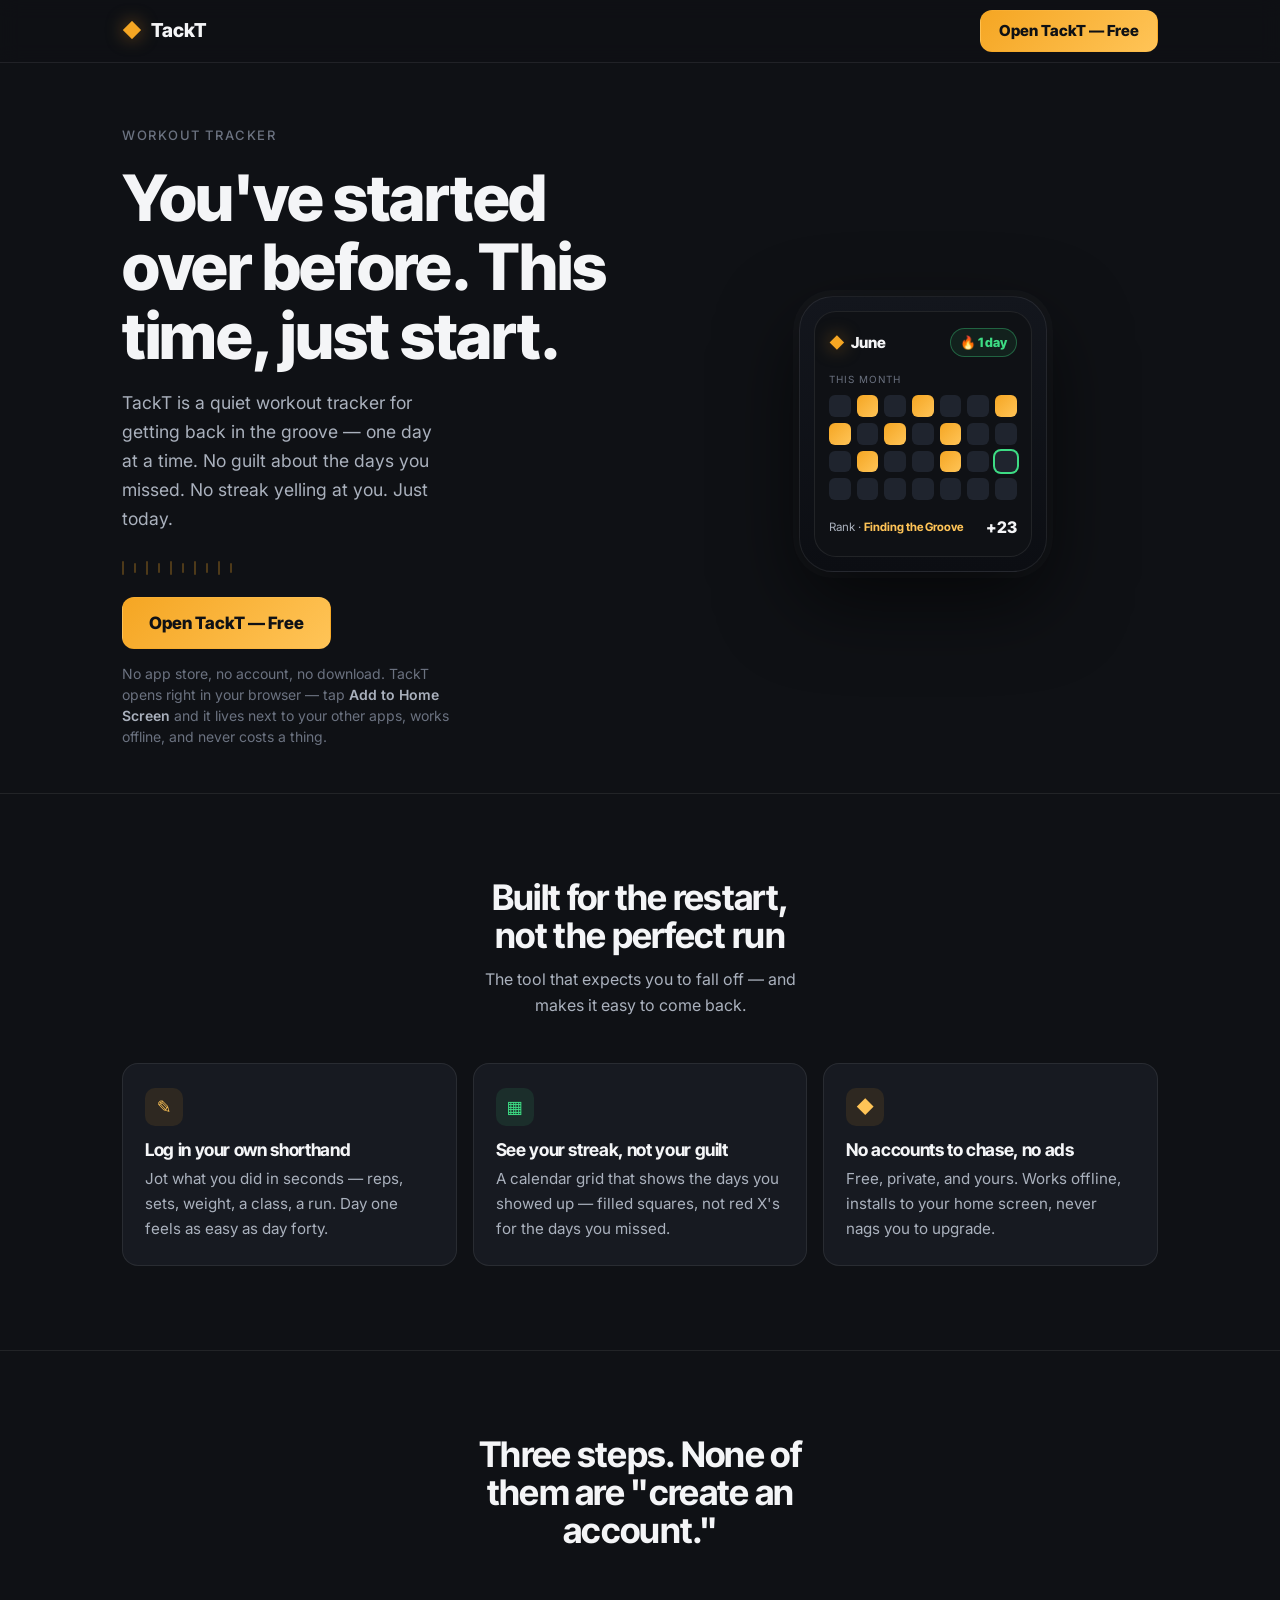
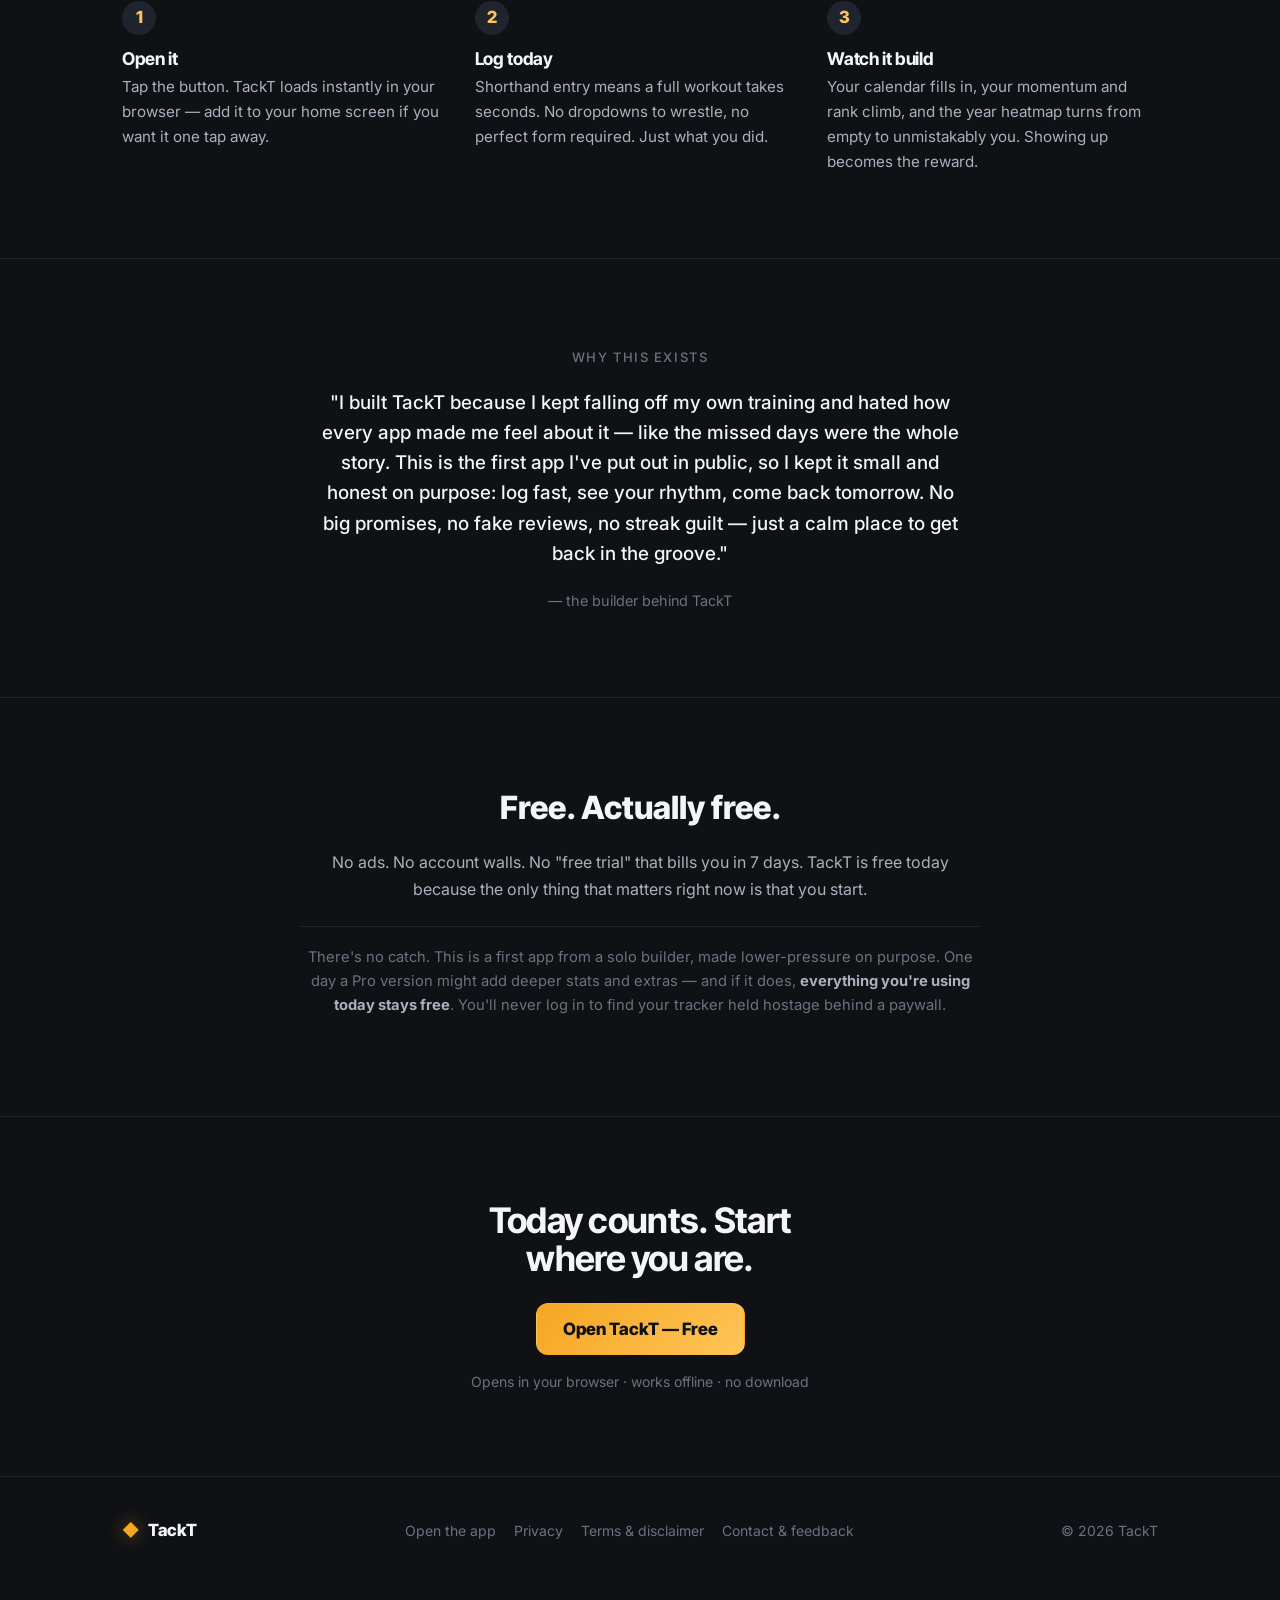
<file: index.html>
<!DOCTYPE html>
<html lang="en">
<head>
  <meta charset="UTF-8" />
  <meta name="viewport" content="width=device-width, initial-scale=1, viewport-fit=cover" />
  <meta name="theme-color" content="#0f1115" />

  <title>TackT — The Free Workout Tracker for Getting Back in the Groove</title>
  <meta name="description" content="A free, phone-first workout tracker for restarting your training. Log in seconds, watch your momentum build — no ads, no guilt. Get back in the groove." />
  <link rel="canonical" href="https://gettackt.com/" />

  <meta property="og:type" content="website" />
  <meta property="og:url" content="https://gettackt.com/" />
  <meta property="og:title" content="TackT — Get back in the groove. One day at a time." />
  <meta property="og:description" content="The honest workout tracker for people restarting. Fast shorthand logging, a calendar that shows your comeback, totally free. No ads, no pressure." />
  <meta property="og:image" content="https://gettackt.com/app/icon-512.png" />
  <meta name="twitter:card" content="summary" />

  <link rel="icon" href="app/icon-192.png" sizes="192x192" type="image/png" />
  <link rel="icon" href="app/icon.svg" type="image/svg+xml" />
  <link rel="apple-touch-icon" href="app/apple-touch-icon.png" />

  <link rel="preconnect" href="https://fonts.googleapis.com" />
  <link rel="preconnect" href="https://fonts.gstatic.com" crossorigin />
  <link href="https://fonts.googleapis.com/css2?family=Inter:wght@400;500;600&family=Inter+Tight:wght@700;800&display=swap" rel="stylesheet" />

  <style>
    :root{
      --bg:#0f1115; --surface:#171a21; --raised:#1f242e;
      --line:rgba(255,255,255,.08);
      --gold1:#f5a623; --gold2:#ffc457; --green:#3ddc84;
      --t1:#f4f5f7; --t2:#aab1bd; --t3:#6b7280;
      --grad:linear-gradient(135deg,var(--gold1),var(--gold2));
      --maxw:1080px;
    }
    *{box-sizing:border-box;margin:0;padding:0}
    html{scroll-behavior:smooth}
    body{background:var(--bg);color:var(--t2);
      font-family:'Inter',-apple-system,BlinkMacSystemFont,'Segoe UI',system-ui,sans-serif;
      line-height:1.65;-webkit-font-smoothing:antialiased;overflow-x:hidden}
    h1,h2,h3{font-family:'Inter Tight',sans-serif;color:var(--t1);line-height:1.08;letter-spacing:-.02em}
    a{color:inherit;text-decoration:none}
    .wrap{max-width:var(--maxw);margin:0 auto;padding:0 22px}
    .eyebrow{font-size:.8125rem;font-weight:500;text-transform:uppercase;letter-spacing:.12em;color:var(--t3)}

    /* buttons */
    .btn{display:inline-flex;align-items:center;justify-content:center;gap:8px;
      min-height:52px;padding:0 26px;border-radius:12px;font-family:'Inter Tight',sans-serif;
      font-weight:800;font-size:1.0625rem;cursor:pointer;border:1px solid transparent;transition:transform .15s ease,filter .15s ease}
    .btn-primary{background:var(--grad);color:#0f1115}            /* near-black label — AA safe on gold */
    .btn-primary:hover{transform:translateY(-2px);filter:brightness(1.05)}
    .btn-ghost{background:transparent;color:var(--t1);border-color:var(--line)}
    .btn-ghost:hover{border-color:rgba(255,255,255,.25)}
    a:focus-visible,button:focus-visible{outline:2px solid var(--gold2);outline-offset:3px}

    /* sticky top nav */
    .nav{position:sticky;top:0;z-index:40;background:rgba(15,17,21,.82);backdrop-filter:blur(10px);
      border-bottom:1px solid var(--line)}
    .nav .wrap{display:flex;align-items:center;justify-content:space-between;height:62px}
    .brand{display:flex;align-items:center;gap:9px;font-family:'Inter Tight',sans-serif;font-weight:800;font-size:1.2rem;color:var(--t1)}
    .mark{color:var(--gold1);filter:drop-shadow(0 0 9px rgba(245,166,35,.5))}
    .nav .btn{min-height:42px;font-size:.95rem;padding:0 18px}

    /* hero */
    .hero{min-height:calc(88svh - 62px);display:flex;align-items:center;padding:48px 0 36px}
    .hero .wrap{display:grid;grid-template-columns:1.05fr .95fr;gap:46px;align-items:center;width:100%}
    .hero h1{font-size:clamp(2.4rem,6vw,4rem);font-weight:800;margin:16px 0 18px}
    .hero .sub{font-size:1.1rem;color:var(--t2);max-width:30ch;margin-bottom:28px}
    .cta-row{display:flex;flex-direction:column;gap:14px;align-items:flex-start}
    .cta-micro{font-size:.875rem;color:var(--t3);max-width:38ch;line-height:1.5}
    .cta-micro b{color:var(--t2);font-weight:600}

    /* tick row — the "takt" pulse */
    .ticks{display:flex;gap:10px;margin:6px 0 22px;height:14px;align-items:center}
    .ticks i{width:2px;height:10px;background:var(--gold1);opacity:.28;border-radius:2px;display:block;
      animation:pulse 3.6s ease-in-out infinite}
    .ticks i:nth-child(odd){height:14px}
    @keyframes pulse{0%,100%{opacity:.18}50%{opacity:.85}}
    .ticks i:nth-child(1){animation-delay:0s}.ticks i:nth-child(2){animation-delay:.18s}
    .ticks i:nth-child(3){animation-delay:.36s}.ticks i:nth-child(4){animation-delay:.54s}
    .ticks i:nth-child(5){animation-delay:.72s}.ticks i:nth-child(6){animation-delay:.9s}
    .ticks i:nth-child(7){animation-delay:1.08s}.ticks i:nth-child(8){animation-delay:1.26s}
    .ticks i:nth-child(9){animation-delay:1.44s}.ticks i:nth-child(10){animation-delay:1.62s}

    /* phone mockup (CSS-only — the activation moment: filled grid + streak) */
    .phone-wrap{display:flex;justify-content:center}
    .phone{width:248px;border-radius:34px;border:1px solid var(--line);background:linear-gradient(180deg,#13161d,#0c0e13);
      padding:14px;box-shadow:0 30px 80px rgba(0,0,0,.6),0 0 0 6px rgba(255,255,255,.02)}
    .phone .scr{border-radius:22px;background:var(--bg);border:1px solid var(--line);padding:16px 14px;overflow:hidden}
    .scr-top{display:flex;align-items:center;justify-content:space-between;margin-bottom:14px}
    .scr-top .b{display:flex;align-items:center;gap:6px;font-family:'Inter Tight',sans-serif;font-weight:800;color:var(--t1);font-size:.95rem}
    .streak{font-family:'Inter Tight',sans-serif;font-weight:800;font-size:.8rem;color:var(--green);
      border:1px solid rgba(61,220,132,.35);background:rgba(61,220,132,.08);border-radius:20px;padding:3px 9px}
    .scr-lbl{font-size:.62rem;text-transform:uppercase;letter-spacing:.1em;color:var(--t3);margin-bottom:8px}
    .grid{display:grid;grid-template-columns:repeat(7,1fr);gap:6px}
    .grid span{aspect-ratio:1;border-radius:6px;background:var(--raised)}
    .grid span.on{background:var(--grad)}
    .grid span.today{box-shadow:0 0 0 2px var(--green)}
    .scr-foot{margin-top:14px;display:flex;align-items:center;justify-content:space-between}
    .scr-foot .rank{font-size:.72rem;color:var(--t2)}
    .scr-foot .rank b{color:var(--gold2);font-family:'Inter Tight',sans-serif}
    .scr-foot .pts{font-family:'Inter Tight',sans-serif;font-weight:800;color:var(--t1);font-size:1rem}

    /* sections */
    section{padding:84px 0;border-top:1px solid var(--line)}
    .sec-head{text-align:center;max-width:34ch;margin:0 auto 44px}
    .sec-head h2{font-size:clamp(1.7rem,4vw,2.2rem);font-weight:700;margin-bottom:12px}
    .sec-head p{color:var(--t2)}

    .tiles{display:grid;grid-template-columns:repeat(3,1fr);gap:16px}
    .tile{background:var(--surface);border:1px solid var(--line);border-radius:16px;padding:24px 22px}
    .tile .ti{width:38px;height:38px;border-radius:10px;display:flex;align-items:center;justify-content:center;
      font-size:1.1rem;margin-bottom:14px;background:rgba(245,166,35,.1);color:var(--gold2)}
    .tile.green .ti{background:rgba(61,220,132,.1);color:var(--green)}
    .tile h3{font-size:1.1rem;font-weight:700;margin-bottom:7px}
    .tile p{font-size:.95rem}

    .steps{display:grid;grid-template-columns:repeat(3,1fr);gap:22px;counter-reset:s}
    .step{position:relative;padding-top:8px}
    .step .n{font-family:'Inter Tight',sans-serif;font-weight:800;font-size:1.05rem;width:34px;height:34px;border-radius:50%;
      display:flex;align-items:center;justify-content:center;background:var(--raised);color:var(--gold2);margin-bottom:14px}
    .step h3{font-size:1.1rem;font-weight:700;margin-bottom:6px}
    .step p{font-size:.95rem}

    .founder{max-width:640px;margin:0 auto;text-align:center}
    .founder blockquote{font-size:1.18rem;color:var(--t1);line-height:1.6;font-weight:500;margin-bottom:18px}
    .founder cite{font-style:normal;color:var(--t3);font-size:.9rem}

    .free{max-width:680px;margin:0 auto;text-align:center}
    .free .big{font-family:'Inter Tight',sans-serif;font-weight:800;font-size:clamp(1.6rem,4vw,2rem);color:var(--t1);margin-bottom:14px}
    .free p{margin-bottom:14px}
    .free .pro{font-size:.92rem;color:var(--t3);border-top:1px solid var(--line);padding-top:18px;margin-top:24px}

    .close{text-align:center}
    .close .btn{margin-top:8px}

    footer{border-top:1px solid var(--line);padding:40px 0 56px;color:var(--t3);font-size:.875rem}
    footer .wrap{display:flex;flex-wrap:wrap;gap:14px;align-items:center;justify-content:space-between}
    footer .links{display:flex;gap:18px;flex-wrap:wrap}
    footer a:hover{color:var(--t1)}
    footer .fam{color:var(--t3)}

    /* sticky mobile CTA */
    .sticky-cta{position:fixed;left:0;right:0;bottom:0;z-index:50;padding:12px 16px calc(12px + env(safe-area-inset-bottom));
      background:rgba(15,17,21,.92);backdrop-filter:blur(10px);border-top:1px solid var(--line);
      transform:translateY(120%);transition:transform .28s ease;display:none}
    .sticky-cta.show{transform:translateY(0)}
    .sticky-cta .btn{width:100%}

    @media(max-width:860px){
      .hero{min-height:auto;padding:40px 0 28px}
      .hero .wrap{grid-template-columns:1fr;gap:36px;text-align:center}
      .hero .sub{max-width:none}
      .cta-row{align-items:center}
      .cta-micro{max-width:42ch;margin:0 auto}
      .ticks{justify-content:center}
      .phone-wrap{order:-1}
      .tiles,.steps{grid-template-columns:1fr;gap:14px}
      .nav .btn{display:none}              /* sticky bar handles CTA on mobile */
      .sticky-cta{display:block}
    }
    @media(prefers-reduced-motion:reduce){
      *{animation:none!important;transition:none!important;scroll-behavior:auto!important}
    }
  </style>
</head>
<body>

  <!-- NAV -->
  <nav class="nav">
    <div class="wrap">
      <a class="brand" href="/" aria-label="TackT home"><span class="mark" aria-hidden="true">◆</span> TackT</a>
      <a class="btn btn-primary" href="app/">Open TackT — Free</a>
    </div>
  </nav>

  <!-- HERO -->
  <header class="hero">
    <div class="wrap">
      <div class="hero-copy">
        <span class="eyebrow">Workout tracker</span>
        <h1>You've started over before. This time, just start.</h1>
        <p class="sub">TackT is a quiet workout tracker for getting back in the groove — one day at a time. No guilt about the days you missed. No streak yelling at you. Just today.</p>
        <div class="ticks" aria-hidden="true"><i></i><i></i><i></i><i></i><i></i><i></i><i></i><i></i><i></i><i></i></div>
        <div class="cta-row">
          <a class="btn btn-primary" id="hero-cta" href="app/">Open TackT — Free</a>
          <p class="cta-micro">No app store, no account, no download. TackT opens right in your browser — tap <b>Add to Home Screen</b> and it lives next to your other apps, works offline, and never costs a thing.</p>
        </div>
      </div>

      <div class="phone-wrap">
        <div class="phone" role="img" aria-label="TackT app showing a calendar grid filling in with logged workouts and a 1-day streak.">
          <div class="scr">
            <div class="scr-top">
              <span class="b"><span class="mark" aria-hidden="true">◆</span> June</span>
              <span class="streak">🔥 1 day</span>
            </div>
            <div class="scr-lbl">This month</div>
            <div class="grid">
              <span></span><span class="on"></span><span></span><span class="on"></span><span></span><span></span><span class="on"></span>
              <span class="on"></span><span></span><span class="on"></span><span></span><span class="on"></span><span></span><span></span>
              <span></span><span class="on"></span><span></span><span></span><span class="on"></span><span></span><span class="today"></span>
              <span></span><span></span><span></span><span></span><span></span><span></span><span></span>
            </div>
            <div class="scr-foot">
              <span class="rank">Rank · <b>Finding the Groove</b></span>
              <span class="pts">+23</span>
            </div>
          </div>
        </div>
      </div>
    </div>
  </header>

  <!-- THE RITUAL -->
  <section id="why">
    <div class="wrap">
      <div class="sec-head">
        <h2>Built for the restart, not the perfect run</h2>
        <p>The tool that expects you to fall off — and makes it easy to come back.</p>
      </div>
      <div class="tiles">
        <div class="tile">
          <div class="ti" aria-hidden="true">✎</div>
          <h3>Log in your own shorthand</h3>
          <p>Jot what you did in seconds — reps, sets, weight, a class, a run. Day one feels as easy as day forty.</p>
        </div>
        <div class="tile green">
          <div class="ti" aria-hidden="true">▦</div>
          <h3>See your streak, not your guilt</h3>
          <p>A calendar grid that shows the days you showed up — filled squares, not red X's for the days you missed.</p>
        </div>
        <div class="tile">
          <div class="ti" aria-hidden="true">◆</div>
          <h3>No accounts to chase, no ads</h3>
          <p>Free, private, and yours. Works offline, installs to your home screen, never nags you to upgrade.</p>
        </div>
      </div>
    </div>
  </section>

  <!-- HOW IT WORKS -->
  <section id="how">
    <div class="wrap">
      <div class="sec-head">
        <h2>Three steps. None of them are "create an account."</h2>
      </div>
      <div class="steps">
        <div class="step">
          <div class="n">1</div>
          <h3>Open it</h3>
          <p>Tap the button. TackT loads instantly in your browser — add it to your home screen if you want it one tap away.</p>
        </div>
        <div class="step">
          <div class="n">2</div>
          <h3>Log today</h3>
          <p>Shorthand entry means a full workout takes seconds. No dropdowns to wrestle, no perfect form required. Just what you did.</p>
        </div>
        <div class="step">
          <div class="n">3</div>
          <h3>Watch it build</h3>
          <p>Your calendar fills in, your momentum and rank climb, and the year heatmap turns from empty to unmistakably you. Showing up becomes the reward.</p>
        </div>
      </div>
    </div>
  </section>

  <!-- FOUNDER NOTE -->
  <section id="story">
    <div class="wrap">
      <div class="founder">
        <span class="eyebrow">Why this exists</span>
        <blockquote style="margin-top:18px">"I built TackT because I kept falling off my own training and hated how every app made me feel about it — like the missed days were the whole story. This is the first app I've put out in public, so I kept it small and honest on purpose: log fast, see your rhythm, come back tomorrow. No big promises, no fake reviews, no streak guilt — just a calm place to get back in the groove."</blockquote>
        <cite>— the builder behind TackT</cite>
      </div>
    </div>
  </section>

  <!-- FREE / NO CATCH -->
  <section id="free">
    <div class="wrap">
      <div class="free">
        <div class="big">Free. Actually free.</div>
        <p>No ads. No account walls. No "free trial" that bills you in 7 days. TackT is free today because the only thing that matters right now is that you start.</p>
        <p class="pro">There's no catch. This is a first app from a solo builder, made lower-pressure on purpose. One day a Pro version might add deeper stats and extras — and if it does, <b style="color:var(--t2)">everything you're using today stays free</b>. You'll never log in to find your tracker held hostage behind a paywall.</p>
      </div>
    </div>
  </section>

  <!-- CLOSING CTA -->
  <section id="start">
    <div class="wrap close">
      <div class="sec-head" style="margin-bottom:18px">
        <h2>Today counts. Start where you are.</h2>
      </div>
      <a class="btn btn-primary" href="app/">Open TackT — Free</a>
      <p class="cta-micro" style="margin:16px auto 0">Opens in your browser · works offline · no download</p>
    </div>
  </section>

  <!-- FOOTER -->
  <footer>
    <div class="wrap">
      <a class="brand" href="/" style="font-size:1.05rem"><span class="mark" aria-hidden="true">◆</span> TackT</a>
      <div class="links">
        <a href="app/">Open the app</a>
        <a href="privacy.html">Privacy</a>
        <a href="terms.html">Terms &amp; disclaimer</a>
        <a href="mailto:hello@gettackt.com?subject=TackT%20feedback">Contact &amp; feedback</a>
      </div>
      <span class="fam">© 2026 TackT</span>
    </div>
  </footer>

  <!-- sticky mobile CTA -->
  <div class="sticky-cta" id="sticky"><a class="btn btn-primary" href="app/">Open TackT — Free</a></div>

  <script>
    // Reveal the sticky CTA only after the hero CTA scrolls out of view.
    (function () {
      var hero = document.getElementById('hero-cta');
      var bar = document.getElementById('sticky');
      if (!hero || !bar || !('IntersectionObserver' in window)) return;
      new IntersectionObserver(function (entries) {
        bar.classList.toggle('show', !entries[0].isIntersecting);
      }, { rootMargin: '-10px 0px 0px 0px' }).observe(hero);
    })();
  </script>
</body>
</html>
</file>
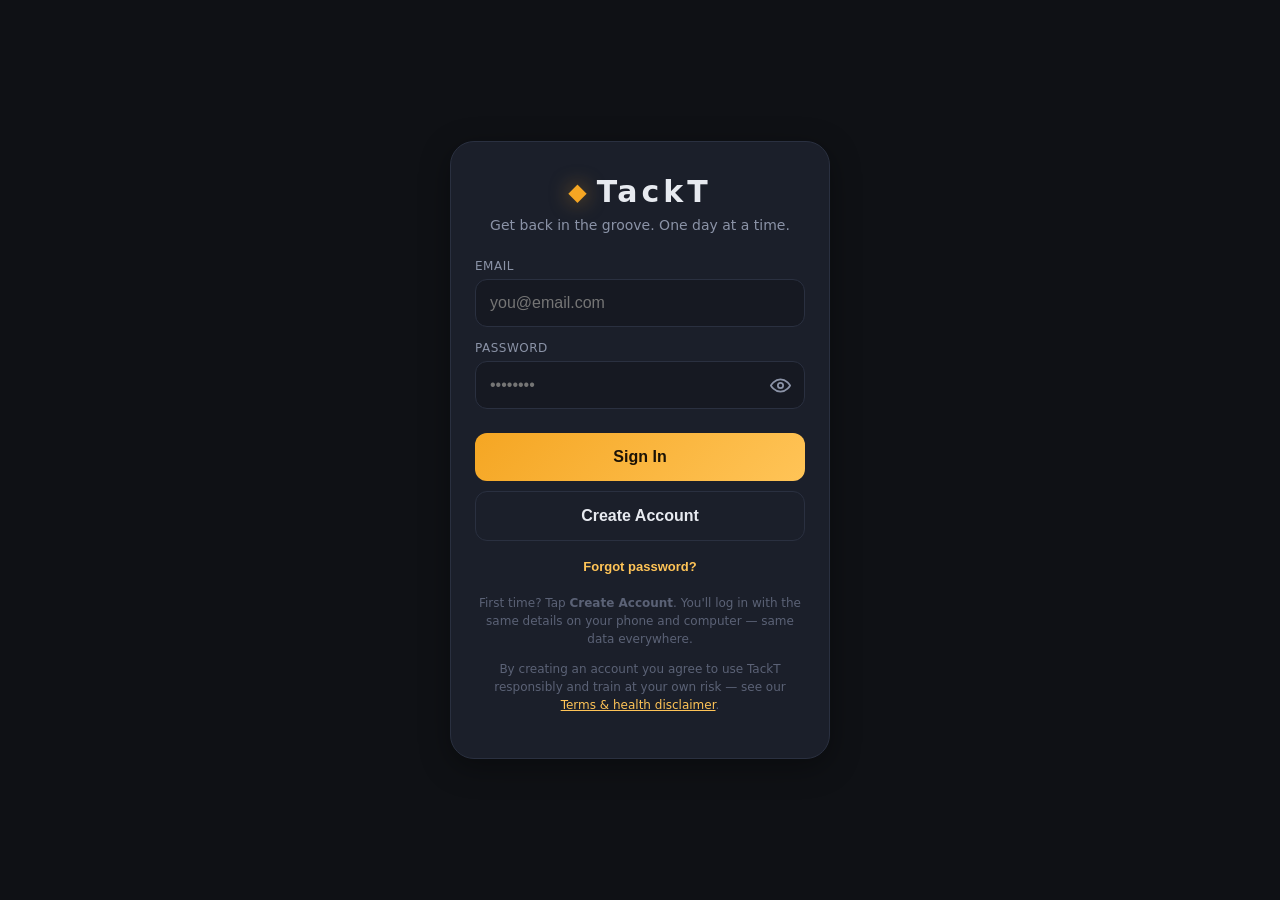
<file: app/index.html>
<!DOCTYPE html>
<html lang="en">
<head>
  <meta charset="UTF-8" />
  <meta name="viewport" content="width=device-width, initial-scale=1, viewport-fit=cover, maximum-scale=1" />
  <meta name="theme-color" content="#0f1115" />
  <meta name="mobile-web-app-capable" content="yes" />
  <meta name="apple-mobile-web-app-capable" content="yes" />
  <meta name="apple-mobile-web-app-status-bar-style" content="black-translucent" />
  <meta name="apple-mobile-web-app-title" content="TackT" />
  <link rel="manifest" href="manifest.json" />
  <link rel="apple-touch-icon" href="apple-touch-icon.png" />
  <link rel="icon" href="icon-192.png" sizes="192x192" type="image/png" />
  <link rel="icon" href="icon.svg" type="image/svg+xml" />
  <link rel="stylesheet" href="styles.css" />
  <title>TackT — Workout Log</title>
</head>
<body>

  <!-- ───────────── AUTH ───────────── -->
  <section id="auth" class="auth hidden">
    <div class="auth-card">
      <div class="brand">
        <span class="brand-mark">◆</span>
        <h1>TackT</h1>
      </div>
      <p class="tagline">Get back in the groove. One day at a time.</p>

      <div class="field">
        <label for="email">Email</label>
        <input id="email" type="email" autocomplete="email" inputmode="email" placeholder="you@email.com" />
      </div>
      <div class="field">
        <label for="password">Password</label>
        <div class="pw-wrap">
          <input id="password" type="password" autocomplete="current-password" placeholder="••••••••" />
          <button type="button" id="pw-toggle" class="pw-toggle" aria-label="Show password" aria-pressed="false" tabindex="-1">
            <svg viewBox="0 0 24 24" fill="none" stroke="currentColor" stroke-width="2" stroke-linecap="round" stroke-linejoin="round" aria-hidden="true"><path d="M1 12s4-7 11-7 11 7 11 7-4 7-11 7-11-7-11-7z"/><circle cx="12" cy="12" r="3"/></svg>
          </button>
        </div>
      </div>

      <div id="auth-error" class="auth-error hidden"></div>

      <button id="btn-signin" class="btn btn-primary">Sign In</button>
      <button id="btn-signup" class="btn btn-ghost">Create Account</button>
      <button type="button" id="btn-forgot" class="link-btn" style="display:block;margin:14px auto 0">Forgot password?</button>
      <p class="auth-hint">First time? Tap <b>Create Account</b>. You'll log in with the same details on your phone and computer — same data everywhere.</p>
      <p class="auth-hint" style="margin-top:8px">By creating an account you agree to use TackT responsibly and train at your own risk — see our <a href="https://gettackt.com/terms.html" target="_blank" rel="noopener" style="color:var(--amber2)">Terms &amp; health disclaimer</a>.</p>
    </div>
  </section>

  <!-- ───────────── RESET PASSWORD (shown when opened from a recovery link) ───────────── -->
  <section id="reset" class="auth hidden">
    <div class="auth-card">
      <div class="brand">
        <span class="brand-mark">◆</span>
        <h1>TackT</h1>
      </div>
      <p class="tagline">Set a new password</p>

      <div class="field">
        <label for="new-password">New password</label>
        <div class="pw-wrap">
          <input id="new-password" type="password" autocomplete="new-password" placeholder="••••••••" />
          <button type="button" id="np-toggle" class="pw-toggle" aria-label="Show password" aria-pressed="false" tabindex="-1">
            <svg viewBox="0 0 24 24" fill="none" stroke="currentColor" stroke-width="2" stroke-linecap="round" stroke-linejoin="round" aria-hidden="true"><path d="M1 12s4-7 11-7 11 7 11 7-4 7-11 7-11-7-11-7z"/><circle cx="12" cy="12" r="3"/></svg>
          </button>
        </div>
      </div>

      <div id="reset-error" class="auth-error hidden"></div>

      <button id="btn-reset-save" class="btn btn-primary">Save new password</button>
      <p class="auth-hint">At least 6 characters. You'll use this next time you sign in.</p>
    </div>
  </section>

  <!-- ───────────── APP ───────────── -->
  <section id="app" class="app hidden">
    <div id="update-bar" class="update-bar hidden">
      <span>New version ready</span>
      <button id="update-btn">Update now</button>
    </div>
    <div id="demo-bar" class="demo-bar hidden">
      <span>👁 Demo data — not saved</span>
      <button id="demo-off">Turn off</button>
    </div>
    <header class="topbar">
      <div class="brand-sm"><span class="brand-mark">◆</span> TackT <span class="pro-tag pro-tag-sm">PRO</span></div>
      <div class="topbar-right">
        <span id="sync-dot" class="sync-dot" title="Synced"></span>
        <button id="btn-settings" class="iconbtn" title="Settings">⚙</button>
        <button id="btn-signout" class="iconbtn" title="Sign out">⎋</button>
      </div>
    </header>

    <main class="content">

      <!-- ===== LOG / TODAY ===== -->
      <div id="view-log" class="view">
        <div id="quote-card" class="quote-card">
          <div class="quote-mark">"</div>
          <p id="quote-text" class="quote-text"></p>
          <p id="quote-author" class="quote-author"></p>
        </div>

        <!-- POINTS HERO -->
        <div class="hero">
          <div class="ring-wrap">
            <svg viewBox="0 0 100 100" class="ring">
              <circle class="ring-track" cx="50" cy="50" r="42"></circle>
              <circle id="ring-prog" class="ring-prog" cx="50" cy="50" r="42"></circle>
            </svg>
            <div class="ring-center">
              <div class="ring-num" id="h-month">0</div>
              <div class="ring-sub" id="h-monthname">pts</div>
            </div>
          </div>
          <div class="hero-side">
            <div class="rank" id="h-rank">Warming Up</div>
            <div class="hero-stats">
              <div class="hstat"><span class="hs-ic">🔥</span><b id="h-streak">0</b><span class="hs-l">streak</span></div>
              <div class="hstat"><span class="hs-ic">⚡</span><b id="h-today">0</b><span class="hs-l">today</span></div>
              <div class="hstat"><span class="hs-ic">🏆</span><b id="h-life">0</b><span class="hs-l">lifetime</span></div>
            </div>
            <div class="goal-line" id="h-goal">Goal: 0 / 400 this month</div>
          </div>
        </div>

        <div class="card rest-card">
          <div class="rest-top">
            <span class="rest-title">⏱ Rest timer</span>
            <div class="rest-ctrls">
              <button id="rest-sound" class="rt-ic" title="Beep on/off">🔔</button>
              <button id="rest-vibe" class="rt-ic" title="Vibrate on/off">📳</button>
              <label class="rest-auto">auto<button id="set-autorest" class="switch sm" role="switch" aria-checked="false"><span></span></button></label>
            </div>
          </div>
          <div id="rest-idle" class="rest-presets">
            <button class="rest-p" data-sec="60">1:00</button>
            <button class="rest-p" data-sec="90">1:30</button>
            <button class="rest-p" data-sec="120">2:00</button>
            <button class="rest-p" data-sec="180">3:00</button>
          </div>
          <div id="rest-active" class="rest-active hidden">
            <span class="rest-time" id="rest-time">0:00</span>
            <div class="rest-bar"><div class="rest-fill" id="rest-fill"></div></div>
            <button id="rest-stop" class="rest-stop">Stop</button>
          </div>
        </div>

        <div class="card log-card">
          <div class="log-head">
            <h2 id="log-day-label">Today's workout</h2>
            <input id="log-date" type="date" class="date-input" />
          </div>

          <div class="grid-head">
            <span>Fill in what you did — reps &amp; sets</span>
            <button id="btn-manage" class="link-btn">Manage moves</button>
          </div>
          <div id="ex-grid" class="ex-grid"></div>

          <!-- add-exercise row (manage mode) -->
          <div id="add-ex" class="add-ex hidden">
            <input id="ax-abbr" class="ax-in ax-abbr" placeholder="ABBR" maxlength="8" />
            <input id="ax-name" class="ax-in ax-name" placeholder="Full name (e.g. Bench Press)" />
            <select id="ax-cat" class="ax-in ax-cat"></select>
            <select id="ax-kind" class="ax-in ax-kind"></select>
            <button id="ax-add" class="btn btn-primary btn-sm" style="margin:0">Add</button>
          </div>

          <details class="extras">
            <summary>+ Add a new move</summary>
            <div class="add-ex" style="display:flex">
              <input id="nm-abbr" class="ax-in ax-abbr" placeholder="ABBR" maxlength="8" />
              <input id="nm-name" class="ax-in ax-name" placeholder="Full name (e.g. Pull-ups)" />
              <select id="nm-cat" class="ax-in ax-cat"></select>
              <select id="nm-kind" class="ax-in ax-kind"></select>
              <button id="nm-add" class="btn btn-primary btn-sm" style="margin:0">Add</button>
            </div>
            <div class="log-help">It joins your list above with reps / sets / lbs boxes (or a time box, for an activity) — fill them in and tap <b>Log it</b>.</div>
          </details>

          <button id="btn-log" class="btn btn-primary">Log it →</button>
        </div>

        <div class="recent">
          <h3>Recent</h3>
          <div id="recent-list" class="recent-list"></div>
        </div>
      </div>

      <!-- ===== CALENDAR ===== -->
      <div id="view-cal" class="view hidden">
        <div class="seg calmode" id="cal-mode">
          <button data-cm="month" class="seg-btn active">Month</button>
          <button data-cm="year" class="seg-btn">Year</button>
        </div>

        <div id="cal-month">
          <div class="cal-head">
            <button id="cal-prev" class="iconbtn">‹</button>
            <div class="cal-title" id="cal-title">—</div>
            <button id="cal-next" class="iconbtn">›</button>
          </div>
          <button id="cal-today" class="btn btn-ghost btn-sm">Today</button>
          <div class="cal-dow">
            <span>Sun</span><span>Mon</span><span>Tue</span><span>Wed</span><span>Thu</span><span>Fri</span><span>Sat</span>
          </div>
          <div id="cal-grid" class="cal-grid"></div>
          <div class="cal-legend"><span class="dot-have"></span> logged day &nbsp;·&nbsp; tap any day to add or edit</div>
        </div>

        <div id="cal-year" class="hidden">
          <div class="cal-head">
            <button id="yr-prev" class="iconbtn">‹</button>
            <div class="cal-title" id="yr-title">—</div>
            <button id="yr-next" class="iconbtn">›</button>
          </div>
          <div class="yr-summary" id="yr-summary"></div>
          <div class="yr-scroll"><div class="yr-months" id="yr-months"></div><div class="yr-grid" id="yr-grid"></div></div>
          <div class="cal-legend">Less <span class="yr-leg l1"></span><span class="yr-leg l2"></span><span class="yr-leg l3"></span><span class="yr-leg l4"></span> More &nbsp;·&nbsp; tap a day</div>
        </div>
      </div>

      <!-- ===== STATS ===== -->
      <div id="view-stats" class="view hidden">

        <!-- MOMENTUM HERO -->
        <div class="stat-hero">
          <div class="sh-top">
            <div class="sh-left">
              <div class="sh-rank" id="sh-rank">Warming Up</div>
              <div class="sh-month"><b id="sh-month">0</b> pts this month</div>
            </div>
            <div class="sh-streak"><span class="sh-flame">🔥</span><b id="sh-streak">0</b><span>day streak</span></div>
          </div>
          <div class="sh-bar"><div class="sh-bar-fill" id="sh-bar-fill"></div></div>
          <div class="sh-next" id="sh-next">—</div>
        </div>

        <!-- MOMENTUM TREND -->
        <div class="card">
          <div class="h2row"><h2>Momentum · last 8 weeks</h2><span class="trend-delta" id="trend-delta"></span></div>
          <div class="trend" id="trend"></div>
        </div>

        <!-- MUSCLE SPLIT -->
        <div class="card">
          <h2>By muscle group</h2>
          <div id="cat-bars" class="cat-bars"></div>
        </div>

        <!-- TOP MOVES -->
        <div class="card">
          <h2>Top moves</h2>
          <div id="top-ex" class="top-ex"></div>
        </div>

        <!-- PERSONAL RECORDS -->
        <div class="card">
          <h2>🏆 Personal records</h2>
          <div id="records" class="records"></div>
        </div>

        <!-- TROPHY ROOM (secondary) -->
        <div class="card trophy">
          <h2>🏆 Trophy room</h2>
          <div class="mini-kpis">
            <div class="mk gold"><b id="k-life">0</b><span>lifetime pts</span></div>
            <div class="mk gold"><b id="k-bestmonth">0</b><span>best month</span></div>
            <div class="mk"><b id="k-best">0</b><span>best streak</span></div>
            <div class="mk"><b id="k-workouts">0</b><span>workouts</span></div>
            <div class="mk"><b id="k-reps">0</b><span>total reps</span></div>
            <div class="mk"><b id="k-sets">0</b><span>total sets</span></div>
          </div>
          <details class="extras" style="margin-top:14px">
            <summary>How points work</summary>
            <div class="points-help">
              Auto-earned from real workouts — never minted:<br>
              • Showed up <b>+20</b> · per exercise <b>+3</b> (cap 15) · volume <b>+1</b> / 50 reps (cap 10)<br>
              • New move <b>+5</b> · 3× in a week <b>+30</b> · comeback after a break <b>+15</b><br>
              • Streak multiplier on the day: 3d <b>×1.2</b> · 7d <b>×1.5</b> · 14d <b>×1.75</b> · 30d <b>×2</b><br>
              <span class="muted">Monthly resets on the 1st (fresh start). Lifetime is your trophy room.</span>
            </div>
          </details>
        </div>

        <!-- 12-WEEK HEATMAP -->
        <div class="card">
          <h2>Last 12 weeks</h2>
          <div id="heatmap" class="heatmap"></div>
        </div>
      </div>

    </main>

    <nav class="bottom-nav">
      <button class="nav-btn active" data-view="log">
        <span class="nav-ic">✎</span><span>Log</span>
      </button>
      <button class="nav-btn" data-view="cal">
        <span class="nav-ic">▦</span><span>Calendar</span>
      </button>
      <button class="nav-btn" data-view="stats">
        <span class="nav-ic">▲</span><span>Stats</span>
      </button>
    </nav>
  </section>

  <!-- ───────────── DAY SHEET ───────────── -->
  <div id="day-sheet" class="sheet-wrap hidden">
    <div class="sheet-backdrop" data-close="day"></div>
    <div class="sheet">
      <div class="sheet-handle"></div>
      <div class="sheet-head">
        <h2 id="day-title">Day</h2>
        <button class="iconbtn" data-close="day">✕</button>
      </div>
      <div id="day-entries" class="day-entries"></div>
      <textarea id="day-input" class="log-input" rows="2" placeholder="Add more: DLx30x3, ..."></textarea>
      <button id="day-add" class="btn btn-primary">Add to this day →</button>
    </div>
  </div>

  <!-- ───────────── PREVIEW / CONFIRM ───────────── -->
  <div id="preview" class="sheet-wrap hidden">
    <div class="sheet-backdrop" data-close="preview"></div>
    <div class="sheet">
      <div class="sheet-handle"></div>
      <div class="sheet-head">
        <h2>Confirm</h2>
        <button class="iconbtn" data-close="preview">✕</button>
      </div>
      <p class="preview-date" id="preview-date"></p>
      <div id="preview-list" class="preview-list"></div>
      <button id="preview-confirm" class="btn btn-primary">Log it ✓</button>
    </div>
  </div>

  <!-- ───────────── SETTINGS ───────────── -->
  <div id="settings" class="sheet-wrap hidden">
    <div class="sheet-backdrop" data-close="settings"></div>
    <div class="sheet">
      <div class="sheet-handle"></div>
      <div class="sheet-head">
        <h2>Settings</h2>
        <button class="iconbtn" data-close="settings">✕</button>
      </div>

      <div class="set-row">
        <div class="set-label">Signed in as <span class="pro-tag">◆ PRO</span>
          <div class="set-sub" id="set-account">—</div>
        </div>
      </div>

      <div class="set-row">
        <div class="set-label">Theme</div>
        <div class="seg" id="set-theme">
          <button data-theme="dark" class="seg-btn active">Dark</button>
          <button data-theme="light" class="seg-btn">Light</button>
        </div>
      </div>

      <div class="set-row">
        <div class="set-label">Daily quote
          <div class="set-sub">Show the motivational quote on the Log screen</div>
        </div>
        <button id="set-quote" class="switch on" role="switch" aria-checked="true"><span></span></button>
      </div>

      <div class="set-row">
        <div class="set-label">Tap to count sets
          <div class="set-sub">Tap once per set (tally marks) instead of typing a number</div>
        </div>
        <button id="set-tapsets" class="switch on" role="switch" aria-checked="true"><span></span></button>
      </div>

      <div class="set-row">
        <div class="set-label">Allow text in reps
          <div class="set-sub">Type things like AMRAP or 8-12; plain numbers still save as numbers</div>
        </div>
        <button id="set-textreps" class="switch" role="switch" aria-checked="false"><span></span></button>
      </div>

      <div class="set-row">
        <div class="set-label">Demo data (preview)
          <div class="set-sub">Fill the app with a sample year to see how it looks — never saved, toggle off for your real data</div>
        </div>
        <button id="set-demo" class="switch" role="switch" aria-checked="false"><span></span></button>
      </div>

      <div class="set-row">
        <div class="set-label">Version <span id="set-version">—</span>
          <div class="set-sub" id="set-update-sub">You're on the latest</div>
        </div>
        <button id="set-update" class="seg-btn upd-btn">Check for updates</button>
      </div>

      <div class="set-row" style="flex-direction:column;align-items:stretch;gap:10px">
        <div class="set-label">Feedback &amp; help
          <div class="set-sub">Something off, or an idea? Send it right here — we read everything. Or email <a href="mailto:hello@gettackt.com" style="color:var(--amber2)">hello@gettackt.com</a>.</div>
        </div>
        <textarea id="fb-text" class="fb-text" rows="3" placeholder="What's on your mind?"></textarea>
        <button id="fb-send" class="seg-btn upd-btn">Send feedback</button>
      </div>

      <div class="set-foot">TackT &middot; <a href="https://gettackt.com/privacy.html" target="_blank" rel="noopener" style="color:inherit">Privacy</a> &middot; <a href="https://gettackt.com/terms.html" target="_blank" rel="noopener" style="color:inherit">Terms</a></div>
    </div>
  </div>

  <div id="toast" class="toast hidden"></div>

  <!-- ───────────── REWARD ───────────── -->
  <div id="reward" class="reward-wrap hidden">
    <div class="reward-card">
      <div class="reward-burst">＋</div>
      <div class="reward-pts"><span id="reward-num">0</span></div>
      <div class="reward-lbl">points earned</div>
      <div id="reward-parts" class="reward-parts"></div>
      <div id="reward-msg" class="reward-msg"></div>
    </div>
  </div>

  <!-- Self-hosted so a cold home-screen launch never depends on a live CDN
       (the service worker precaches it; loading it from a CDN was the black-screen bug).
       Pinned to supabase-js 2.108.2 — same as the CDN's latest @2. Do NOT downgrade:
       older builds (e.g. 2.45.x) have an auth-lock deadlock that hangs signIn/updateUser. -->
  <script src="vendor/supabase.js"></script>
  <script src="config.js"></script>
  <script src="app.js"></script>
  <script src="checkout.js"></script>
  <script src="pro.js"></script>
  <script>
    // Password show/hide toggle (login + reset-password fields)
    (function () {
      var EYE = '<svg viewBox="0 0 24 24" fill="none" stroke="currentColor" stroke-width="2" stroke-linecap="round" stroke-linejoin="round" aria-hidden="true"><path d="M1 12s4-7 11-7 11 7 11 7-4 7-11 7-11-7-11-7z"/><circle cx="12" cy="12" r="3"/></svg>';
      var EYEOFF = '<svg viewBox="0 0 24 24" fill="none" stroke="currentColor" stroke-width="2" stroke-linecap="round" stroke-linejoin="round" aria-hidden="true"><path d="M17.94 17.94A10.07 10.07 0 0 1 12 20c-7 0-11-8-11-8a18.45 18.45 0 0 1 5.06-5.94M9.9 4.24A9.12 9.12 0 0 1 12 4c7 0 11 8 11 8a18.5 18.5 0 0 1-2.16 3.19m-6.72-1.07a3 3 0 1 1-4.24-4.24"/><line x1="1" y1="1" x2="23" y2="23"/></svg>';
      [['password', 'pw-toggle'], ['new-password', 'np-toggle']].forEach(function (pair) {
        var inp = document.getElementById(pair[0]);
        var btn = document.getElementById(pair[1]);
        if (!inp || !btn) return;
        btn.addEventListener('click', function () {
          var show = inp.type === 'password';
          inp.type = show ? 'text' : 'password';
          btn.innerHTML = show ? EYEOFF : EYE;
          btn.setAttribute('aria-label', show ? 'Hide password' : 'Show password');
          btn.setAttribute('aria-pressed', show ? 'true' : 'false');
          inp.focus();
        });
      });
    })();
  </script>
</body>
</html>
</file>
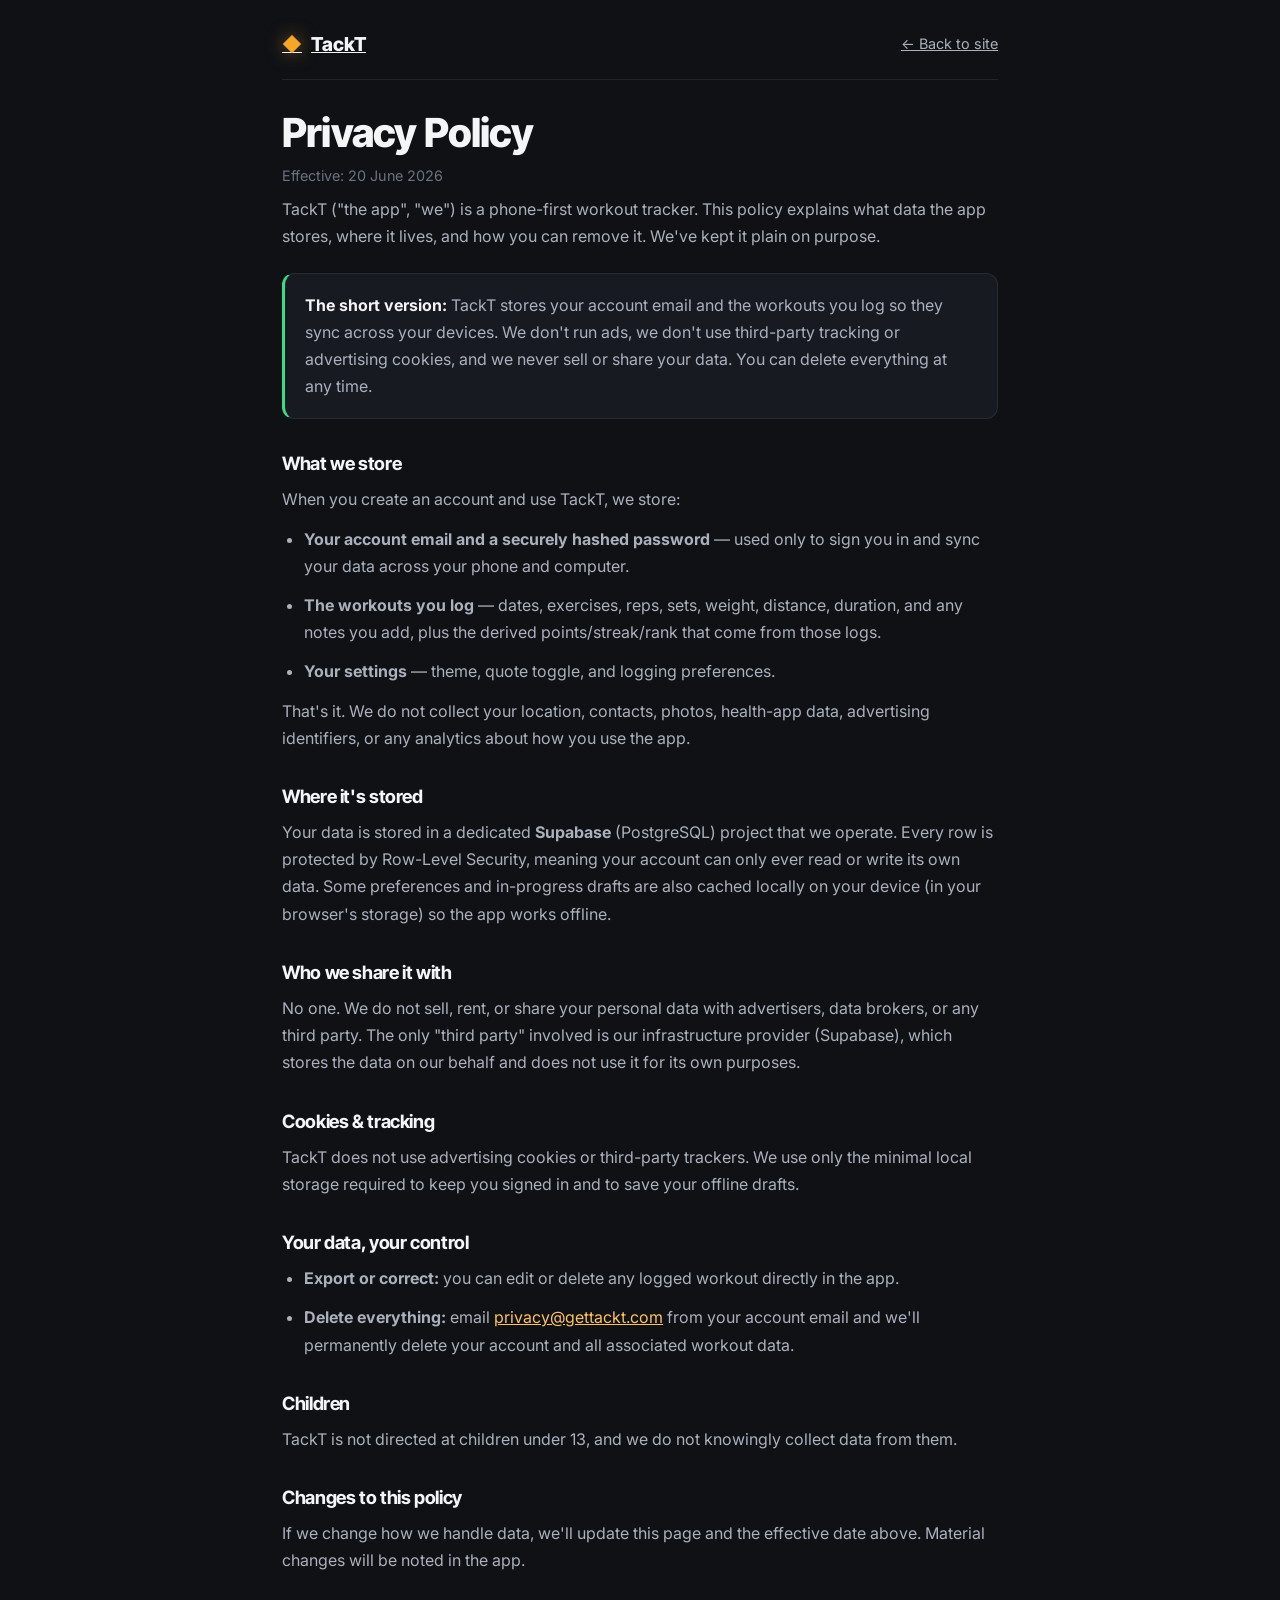
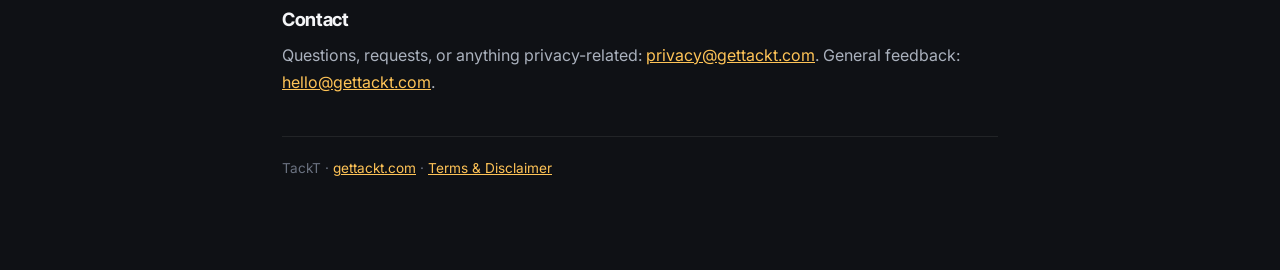
<file: privacy.html>
<!DOCTYPE html>
<html lang="en">
<head>
  <meta charset="UTF-8" />
  <meta name="viewport" content="width=device-width, initial-scale=1, viewport-fit=cover" />
  <meta name="theme-color" content="#0f1115" />
  <title>TackT — Privacy Policy</title>
  <meta name="description" content="TackT privacy policy — what the app stores, where, and how to delete it. No ads, no tracking, no selling your data." />
  <link rel="icon" href="app/icon-192.png" sizes="192x192" type="image/png" />
  <link rel="icon" href="app/icon.svg" type="image/svg+xml" />
  <link rel="apple-touch-icon" href="app/apple-touch-icon.png" />
  <link rel="preconnect" href="https://fonts.googleapis.com" />
  <link rel="preconnect" href="https://fonts.gstatic.com" crossorigin />
  <link href="https://fonts.googleapis.com/css2?family=Inter:wght@400;500;600&family=Inter+Tight:wght@700;800&display=swap" rel="stylesheet" />
  <style>
    :root{--bg:#0f1115;--surface:#171a21;--line:rgba(255,255,255,.08);
      --gold1:#f5a623;--gold2:#ffc457;--green:#3ddc84;--t1:#f4f5f7;--t2:#aab1bd;--t3:#6b7280}
    *{box-sizing:border-box;margin:0;padding:0}
    body{background:var(--bg);color:var(--t2);
      font-family:'Inter',-apple-system,BlinkMacSystemFont,'Segoe UI',system-ui,sans-serif;
      line-height:1.7;-webkit-font-smoothing:antialiased}
    h1,h2{font-family:'Inter Tight',sans-serif;color:var(--t1);letter-spacing:-.02em;line-height:1.15}
    a{color:var(--gold2)}
    a:focus-visible{outline:2px solid var(--gold2);outline-offset:3px}
    .wrap{max-width:760px;margin:0 auto;padding:28px 22px 90px}
    .nav{display:flex;align-items:center;justify-content:space-between;border-bottom:1px solid var(--line);padding-bottom:18px;margin-bottom:30px}
    .brand{display:flex;align-items:center;gap:9px;font-family:'Inter Tight',sans-serif;font-weight:800;font-size:1.2rem;color:var(--t1)}
    .mark{color:var(--gold1);filter:drop-shadow(0 0 9px rgba(245,166,35,.5))}
    .back{font-size:.9rem;color:var(--t2)}
    h1{font-size:clamp(1.9rem,5vw,2.5rem);font-weight:800;margin-bottom:8px}
    .eff{color:var(--t3);font-size:.9rem;margin-bottom:8px}
    h2{font-size:1.15rem;font-weight:700;margin:34px 0 12px}
    p,li{margin-bottom:12px}
    ul{padding-left:22px}
    .short{background:var(--surface);border:1px solid var(--line);border-left:3px solid var(--green);
      border-radius:12px;padding:18px 20px;margin:22px 0}
    .short strong{color:var(--t1)}
    code{background:#0c0e13;color:var(--gold2);padding:1px 6px;border-radius:5px;font-size:.88em}
    .foot{color:var(--t3);font-size:.85rem;border-top:1px solid var(--line);margin-top:40px;padding-top:20px}
  </style>
</head>
<body>
  <div class="wrap">
    <div class="nav">
      <a class="brand" href="/"><span class="mark" aria-hidden="true">◆</span> TackT</a>
      <a class="back" href="/">&larr; Back to site</a>
    </div>

    <h1>Privacy Policy</h1>
    <p class="eff">Effective: 20 June 2026</p>
    <p>TackT ("the app", "we") is a phone-first workout tracker. This policy explains what data the app stores, where it lives, and how you can remove it. We've kept it plain on purpose.</p>

    <div class="short">
      <strong>The short version:</strong> TackT stores your account email and the workouts you log so they sync across your devices. We don't run ads, we don't use third-party tracking or advertising cookies, and we never sell or share your data. You can delete everything at any time.
    </div>

    <h2>What we store</h2>
    <p>When you create an account and use TackT, we store:</p>
    <ul>
      <li><strong>Your account email and a securely hashed password</strong> — used only to sign you in and sync your data across your phone and computer.</li>
      <li><strong>The workouts you log</strong> — dates, exercises, reps, sets, weight, distance, duration, and any notes you add, plus the derived points/streak/rank that come from those logs.</li>
      <li><strong>Your settings</strong> — theme, quote toggle, and logging preferences.</li>
    </ul>
    <p>That's it. We do not collect your location, contacts, photos, health-app data, advertising identifiers, or any analytics about how you use the app.</p>

    <h2>Where it's stored</h2>
    <p>Your data is stored in a dedicated <strong>Supabase</strong> (PostgreSQL) project that we operate. Every row is protected by Row-Level Security, meaning your account can only ever read or write its own data. Some preferences and in-progress drafts are also cached locally on your device (in your browser's storage) so the app works offline.</p>

    <h2>Who we share it with</h2>
    <p>No one. We do not sell, rent, or share your personal data with advertisers, data brokers, or any third party. The only "third party" involved is our infrastructure provider (Supabase), which stores the data on our behalf and does not use it for its own purposes.</p>

    <h2>Cookies &amp; tracking</h2>
    <p>TackT does not use advertising cookies or third-party trackers. We use only the minimal local storage required to keep you signed in and to save your offline drafts.</p>

    <h2>Your data, your control</h2>
    <ul>
      <li><strong>Export or correct:</strong> you can edit or delete any logged workout directly in the app.</li>
      <li><strong>Delete everything:</strong> email <a href="mailto:privacy@gettackt.com?subject=Delete%20my%20TackT%20data">privacy@gettackt.com</a> from your account email and we'll permanently delete your account and all associated workout data.</li>
    </ul>

    <h2>Children</h2>
    <p>TackT is not directed at children under 13, and we do not knowingly collect data from them.</p>

    <h2>Changes to this policy</h2>
    <p>If we change how we handle data, we'll update this page and the effective date above. Material changes will be noted in the app.</p>

    <h2>Contact</h2>
    <p>Questions, requests, or anything privacy-related: <a href="mailto:privacy@gettackt.com">privacy@gettackt.com</a>. General feedback: <a href="mailto:hello@gettackt.com">hello@gettackt.com</a>.</p>

    <div class="foot">TackT · <a href="/">gettackt.com</a> · <a href="/terms.html">Terms &amp; Disclaimer</a></div>
  </div>
</body>
</html>
</file>
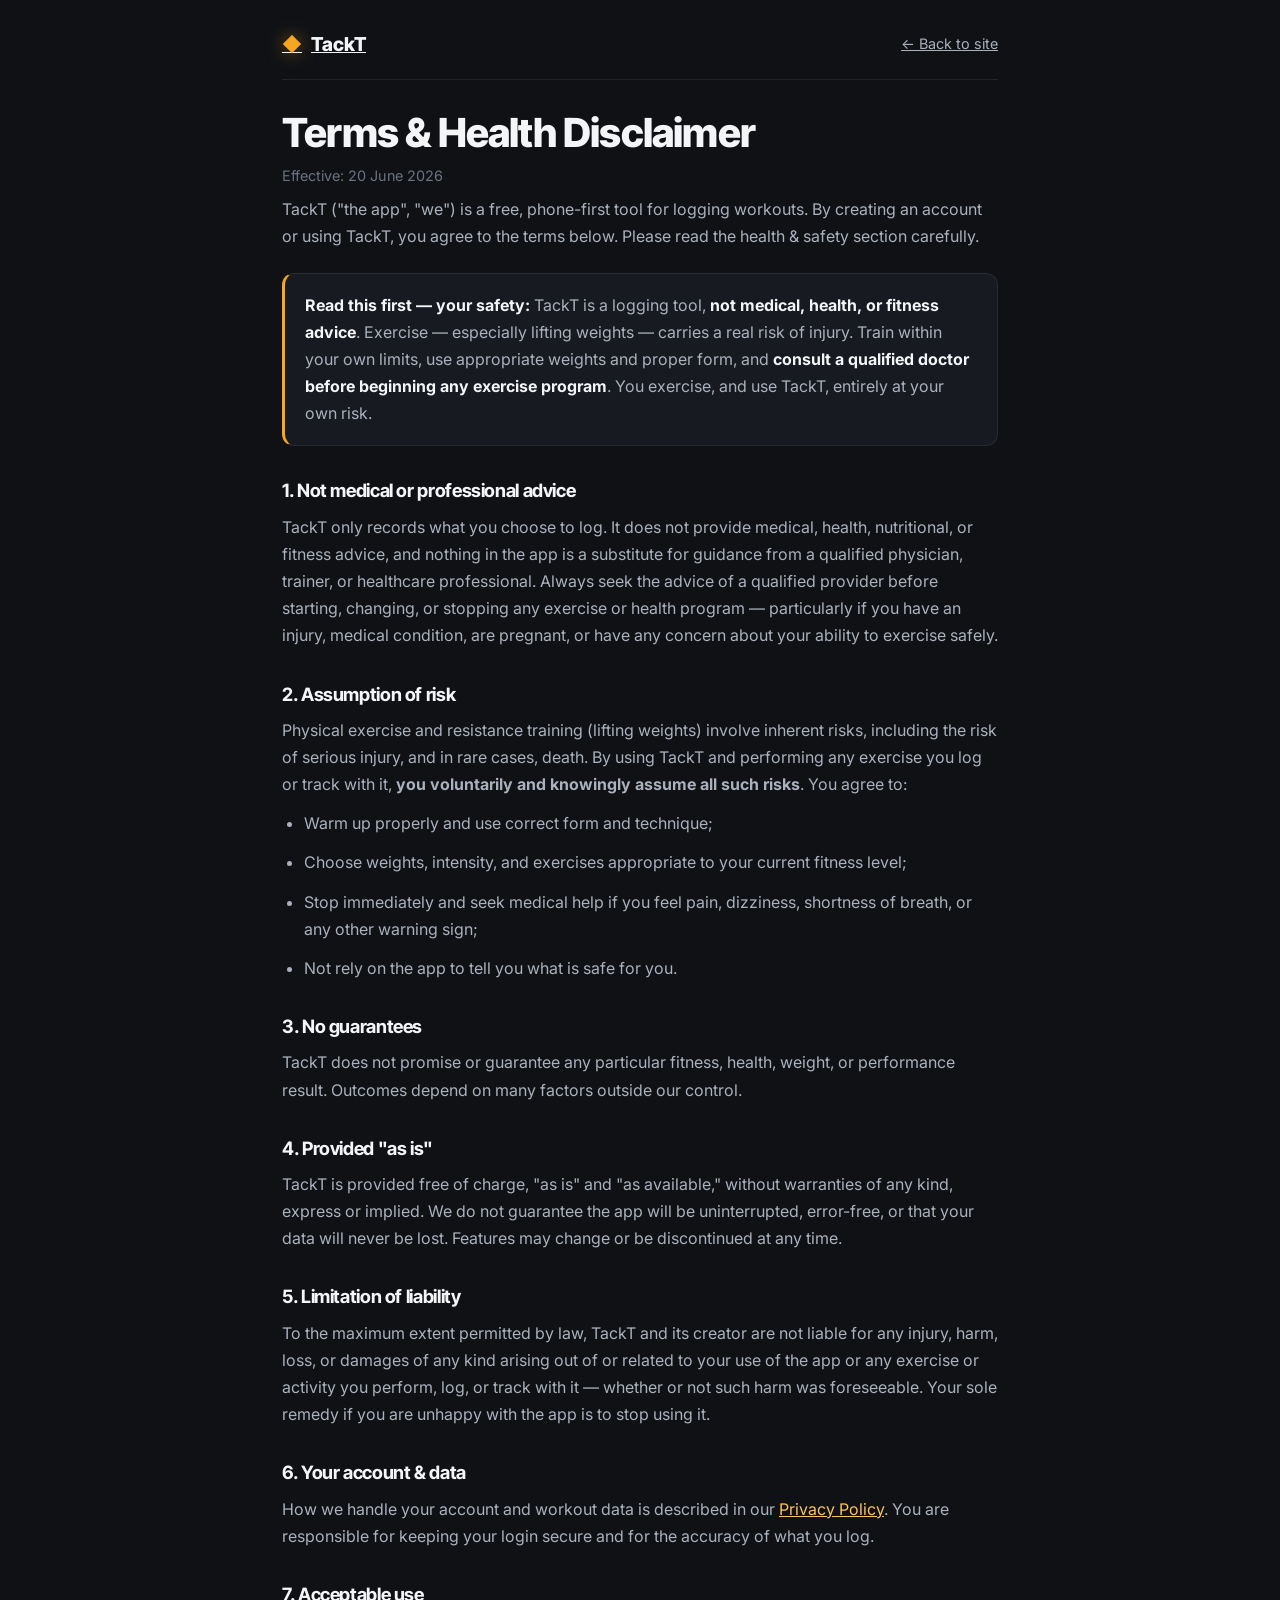
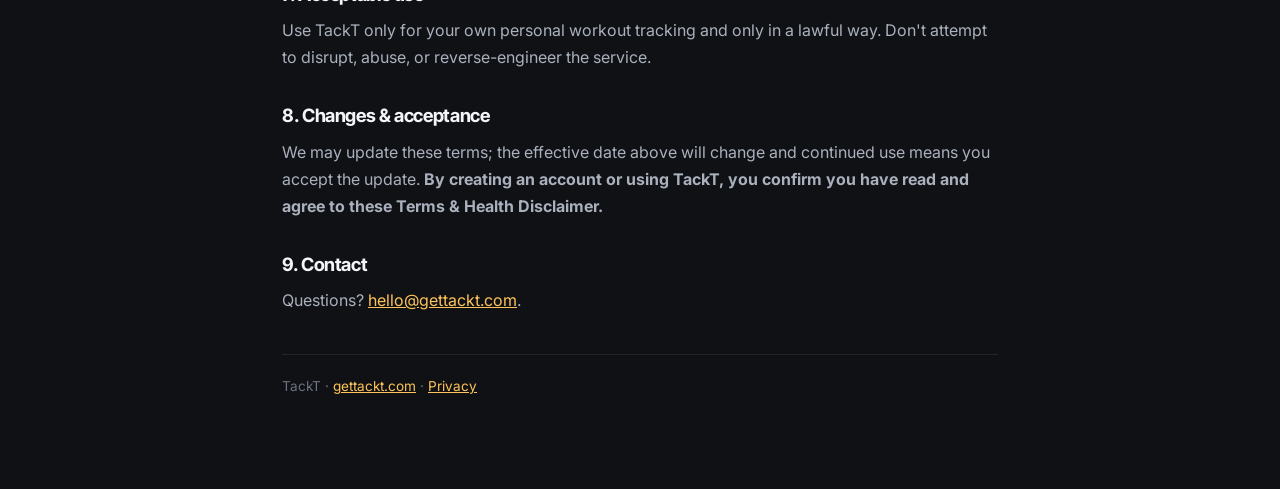
<file: terms.html>
<!DOCTYPE html>
<html lang="en">
<head>
  <meta charset="UTF-8" />
  <meta name="viewport" content="width=device-width, initial-scale=1, viewport-fit=cover" />
  <meta name="theme-color" content="#0f1115" />
  <title>TackT — Terms &amp; Health Disclaimer</title>
  <meta name="description" content="TackT terms of use and health & safety disclaimer — exercise responsibly, train at your own risk." />
  <link rel="icon" href="app/icon-192.png" sizes="192x192" type="image/png" />
  <link rel="icon" href="app/icon.svg" type="image/svg+xml" />
  <link rel="apple-touch-icon" href="app/apple-touch-icon.png" />
  <link rel="preconnect" href="https://fonts.googleapis.com" />
  <link rel="preconnect" href="https://fonts.gstatic.com" crossorigin />
  <link href="https://fonts.googleapis.com/css2?family=Inter:wght@400;500;600&family=Inter+Tight:wght@700;800&display=swap" rel="stylesheet" />
  <style>
    :root{--bg:#0f1115;--surface:#171a21;--line:rgba(255,255,255,.08);
      --gold1:#f5a623;--gold2:#ffc457;--green:#3ddc84;--t1:#f4f5f7;--t2:#aab1bd;--t3:#6b7280}
    *{box-sizing:border-box;margin:0;padding:0}
    body{background:var(--bg);color:var(--t2);
      font-family:'Inter',-apple-system,BlinkMacSystemFont,'Segoe UI',system-ui,sans-serif;
      line-height:1.7;-webkit-font-smoothing:antialiased}
    h1,h2{font-family:'Inter Tight',sans-serif;color:var(--t1);letter-spacing:-.02em;line-height:1.15}
    a{color:var(--gold2)}
    a:focus-visible{outline:2px solid var(--gold2);outline-offset:3px}
    .wrap{max-width:760px;margin:0 auto;padding:28px 22px 90px}
    .nav{display:flex;align-items:center;justify-content:space-between;border-bottom:1px solid var(--line);padding-bottom:18px;margin-bottom:30px}
    .brand{display:flex;align-items:center;gap:9px;font-family:'Inter Tight',sans-serif;font-weight:800;font-size:1.2rem;color:var(--t1)}
    .mark{color:var(--gold1);filter:drop-shadow(0 0 9px rgba(245,166,35,.5))}
    .back{font-size:.9rem;color:var(--t2)}
    h1{font-size:clamp(1.9rem,5vw,2.5rem);font-weight:800;margin-bottom:8px}
    .eff{color:var(--t3);font-size:.9rem;margin-bottom:8px}
    h2{font-size:1.15rem;font-weight:700;margin:34px 0 12px}
    p,li{margin-bottom:12px}
    ul{padding-left:22px}
    .alert{background:var(--surface);border:1px solid var(--line);border-left:3px solid var(--gold1);
      border-radius:12px;padding:18px 20px;margin:22px 0}
    .alert strong{color:var(--t1)}
    .foot{color:var(--t3);font-size:.85rem;border-top:1px solid var(--line);margin-top:40px;padding-top:20px}
  </style>
</head>
<body>
  <div class="wrap">
    <div class="nav">
      <a class="brand" href="/"><span class="mark" aria-hidden="true">◆</span> TackT</a>
      <a class="back" href="/">&larr; Back to site</a>
    </div>

    <h1>Terms &amp; Health Disclaimer</h1>
    <p class="eff">Effective: 20 June 2026</p>
    <p>TackT ("the app", "we") is a free, phone-first tool for logging workouts. By creating an account or using TackT, you agree to the terms below. Please read the health &amp; safety section carefully.</p>

    <div class="alert">
      <strong>Read this first — your safety:</strong> TackT is a logging tool, <strong>not medical, health, or fitness advice</strong>. Exercise — especially lifting weights — carries a real risk of injury. Train within your own limits, use appropriate weights and proper form, and <strong>consult a qualified doctor before beginning any exercise program</strong>. You exercise, and use TackT, entirely at your own risk.
    </div>

    <h2>1. Not medical or professional advice</h2>
    <p>TackT only records what you choose to log. It does not provide medical, health, nutritional, or fitness advice, and nothing in the app is a substitute for guidance from a qualified physician, trainer, or healthcare professional. Always seek the advice of a qualified provider before starting, changing, or stopping any exercise or health program — particularly if you have an injury, medical condition, are pregnant, or have any concern about your ability to exercise safely.</p>

    <h2>2. Assumption of risk</h2>
    <p>Physical exercise and resistance training (lifting weights) involve inherent risks, including the risk of serious injury, and in rare cases, death. By using TackT and performing any exercise you log or track with it, <strong>you voluntarily and knowingly assume all such risks</strong>. You agree to:</p>
    <ul>
      <li>Warm up properly and use correct form and technique;</li>
      <li>Choose weights, intensity, and exercises appropriate to your current fitness level;</li>
      <li>Stop immediately and seek medical help if you feel pain, dizziness, shortness of breath, or any other warning sign;</li>
      <li>Not rely on the app to tell you what is safe for you.</li>
    </ul>

    <h2>3. No guarantees</h2>
    <p>TackT does not promise or guarantee any particular fitness, health, weight, or performance result. Outcomes depend on many factors outside our control.</p>

    <h2>4. Provided "as is"</h2>
    <p>TackT is provided free of charge, "as is" and "as available," without warranties of any kind, express or implied. We do not guarantee the app will be uninterrupted, error-free, or that your data will never be lost. Features may change or be discontinued at any time.</p>

    <h2>5. Limitation of liability</h2>
    <p>To the maximum extent permitted by law, TackT and its creator are not liable for any injury, harm, loss, or damages of any kind arising out of or related to your use of the app or any exercise or activity you perform, log, or track with it — whether or not such harm was foreseeable. Your sole remedy if you are unhappy with the app is to stop using it.</p>

    <h2>6. Your account &amp; data</h2>
    <p>How we handle your account and workout data is described in our <a href="/privacy.html">Privacy Policy</a>. You are responsible for keeping your login secure and for the accuracy of what you log.</p>

    <h2>7. Acceptable use</h2>
    <p>Use TackT only for your own personal workout tracking and only in a lawful way. Don't attempt to disrupt, abuse, or reverse-engineer the service.</p>

    <h2>8. Changes &amp; acceptance</h2>
    <p>We may update these terms; the effective date above will change and continued use means you accept the update. <strong>By creating an account or using TackT, you confirm you have read and agree to these Terms &amp; Health Disclaimer.</strong></p>

    <h2>9. Contact</h2>
    <p>Questions? <a href="mailto:hello@gettackt.com">hello@gettackt.com</a>.</p>

    <div class="foot">TackT · <a href="/">gettackt.com</a> · <a href="/privacy.html">Privacy</a></div>
  </div>
</body>
</html>
</file>
<file: app/styles.css>
:root{
  --bg:#0f1115; --bg2:#161922; --card:#1b1f2a; --card2:#222736;
  --line:#2a3040; --txt:#e7eaf0; --mut:#8b93a7; --mut2:#5b6276;
  --amber:#f5a623; --amber2:#ffc457; --grn:#3ddc84; --red:#ff5d5d;
  --rad:16px; --shadow:0 8px 30px rgba(0,0,0,.35);
}
*{box-sizing:border-box;-webkit-tap-highlight-color:transparent}
html,body{margin:0;padding:0}
body{
  background:var(--bg); color:var(--txt);
  font-family:-apple-system,BlinkMacSystemFont,"Segoe UI",Roboto,Inter,system-ui,sans-serif;
  -webkit-font-smoothing:antialiased; overscroll-behavior-y:none;
}
.hidden{display:none !important}
code{background:#0c0e13;padding:1px 6px;border-radius:6px;font-size:.85em;color:var(--amber2)}
h1,h2,h3{margin:0}

/* ───── AUTH ───── */
.auth{min-height:100vh;min-height:100dvh;display:flex;align-items:center;justify-content:center;padding:24px}
.auth-card{width:100%;max-width:380px;background:var(--card);border:1px solid var(--line);border-radius:24px;padding:32px 24px;box-shadow:var(--shadow)}
.brand{display:flex;align-items:center;gap:10px;justify-content:center}
.brand h1{font-size:30px;letter-spacing:4px;font-weight:800}
.brand-mark{color:var(--amber);font-size:24px;filter:drop-shadow(0 0 10px rgba(245,166,35,.5))}
.tagline{text-align:center;color:var(--mut);margin:8px 0 26px;font-size:14px}
.field{margin-bottom:14px}
.field label{display:block;font-size:12px;color:var(--mut);margin-bottom:6px;letter-spacing:.5px;text-transform:uppercase}
.field input{width:100%;background:var(--bg2);border:1px solid var(--line);color:var(--txt);border-radius:12px;padding:14px;font-size:16px}
.field input:focus{outline:none;border-color:var(--amber)}
.pw-wrap{position:relative}
.pw-wrap input{padding-right:48px}
.pw-toggle{position:absolute;right:6px;top:50%;transform:translateY(-50%);width:38px;height:38px;display:flex;align-items:center;justify-content:center;background:none;border:none;padding:0;margin:0;color:var(--mut);cursor:pointer}
.pw-toggle:hover{color:var(--amber2)}
.pw-toggle:active{transform:translateY(-50%) scale(.92)}
.pw-toggle svg{width:21px;height:21px}
.fb-text{width:100%;background:var(--bg2);border:1px solid var(--line);color:var(--txt);border-radius:12px;padding:12px;font-size:15px;font-family:inherit;resize:vertical;min-height:64px}
.fb-text:focus{outline:none;border-color:var(--amber)}
.auth-error{background:rgba(255,93,93,.12);color:#ffb3b3;border:1px solid rgba(255,93,93,.3);padding:10px 12px;border-radius:10px;font-size:13px;margin-bottom:12px}
.auth-hint{font-size:12px;color:var(--mut2);text-align:center;margin-top:16px;line-height:1.5}

.btn{width:100%;border:none;border-radius:12px;padding:15px;font-size:16px;font-weight:600;cursor:pointer;margin-top:10px;transition:transform .05s,filter .15s}
.btn:active{transform:scale(.985)}
.btn-primary{background:linear-gradient(135deg,var(--amber),var(--amber2));color:#1a1206}
.btn-primary:hover{filter:brightness(1.05)}
.btn-ghost{background:transparent;border:1px solid var(--line);color:var(--txt)}
.btn-sm{padding:8px 14px;font-size:13px;width:auto;margin:0 auto 14px;display:block}

/* ───── APP SHELL ───── */
.app{min-height:100vh;min-height:100dvh;display:flex;flex-direction:column;max-width:560px;margin:0 auto}
.topbar{display:flex;align-items:center;justify-content:space-between;padding:14px 18px;position:sticky;top:0;background:rgba(15,17,21,.85);backdrop-filter:blur(12px);z-index:20;border-bottom:1px solid var(--line);padding-top:max(14px,env(safe-area-inset-top))}
.brand-sm{font-weight:800;letter-spacing:3px;font-size:16px}
.brand-sm .brand-mark{font-size:14px}
.topbar-right{display:flex;align-items:center;gap:14px}
.sync-dot{width:9px;height:9px;border-radius:50%;background:var(--grn);box-shadow:0 0 8px var(--grn)}
.sync-dot.pending{background:var(--amber);box-shadow:0 0 8px var(--amber)}
.sync-dot.off{background:var(--mut2);box-shadow:none}
.iconbtn{background:var(--card);border:1px solid var(--line);color:var(--txt);width:38px;height:38px;border-radius:10px;font-size:18px;cursor:pointer;display:flex;align-items:center;justify-content:center}
.iconbtn:active{background:var(--card2)}

.content{flex:1;padding:16px 16px 96px;overflow-y:auto}
.view{animation:fade .25s ease}
@keyframes fade{from{opacity:0;transform:translateY(6px)}to{opacity:1;transform:none}}

.card{background:var(--card);border:1px solid var(--line);border-radius:var(--rad);padding:18px;margin-bottom:14px}
.card h2{font-size:15px;color:var(--mut);text-transform:uppercase;letter-spacing:1px;margin-bottom:14px}

/* ───── QUOTE ───── */
.quote-card{position:relative;background:linear-gradient(135deg,#241a0c,#1b1f2a);border:1px solid #3a2e16;border-radius:var(--rad);padding:13px 18px 12px;margin-bottom:14px;overflow:hidden}
.quote-card::after{content:"";position:absolute;inset:0;background:radial-gradient(120% 90% at 100% 0%,rgba(245,166,35,.16),transparent 60%);pointer-events:none}
.quote-mark{display:none}
.quote-text{font-size:15px;font-weight:600;line-height:1.4;margin:0 0 5px}
.quote-author{font-size:12px;color:var(--amber2);font-weight:600;letter-spacing:.5px}

/* ───── STAT STRIP ───── */
.stat-strip{display:flex;gap:10px;margin-bottom:14px}
.stat{flex:1;background:var(--card);border:1px solid var(--line);border-radius:var(--rad);padding:14px 8px;text-align:center}
.stat-num{font-size:28px;font-weight:800;color:var(--amber2);line-height:1}
.stat-lbl{font-size:11px;color:var(--mut);margin-top:6px;text-transform:uppercase;letter-spacing:.5px}

/* ───── LOG CARD ───── */
.log-card .log-head{display:flex;align-items:center;justify-content:space-between;margin-bottom:12px}
.log-card h2{margin:0;color:var(--txt);text-transform:none;letter-spacing:0;font-size:18px}
.date-input{background:var(--bg2);border:1px solid var(--line);color:var(--txt);border-radius:10px;padding:8px 10px;font-size:14px}
.log-input{width:100%;background:var(--bg2);border:1px solid var(--line);color:var(--txt);border-radius:12px;padding:14px;font-size:16px;font-family:inherit;resize:vertical;line-height:1.5}
.log-input:focus{outline:none;border-color:var(--amber)}
.log-help{font-size:12px;color:var(--mut2);margin:10px 0 4px;line-height:1.6}

/* ───── RECENT ───── */
.recent{margin-top:6px}
.recent h3{font-size:13px;color:var(--mut);text-transform:uppercase;letter-spacing:1px;margin:18px 0 10px}
.recent-list{display:flex;flex-direction:column;gap:8px}
.recent-day{background:var(--card);border:1px solid var(--line);border-radius:12px;padding:12px 14px;cursor:pointer}
.recent-day:active{background:var(--card2)}
.recent-date{font-size:12px;color:var(--amber2);font-weight:700;margin-bottom:6px}
.recent-moves{font-size:14px;color:var(--txt);line-height:1.5}
.recent-empty{color:var(--mut2);font-size:14px;text-align:center;padding:24px}

/* ───── CALENDAR ───── */
.cal-head{display:flex;align-items:center;justify-content:space-between;margin-bottom:8px}
.cal-title{font-size:20px;font-weight:700}
.cal-dow{display:grid;grid-template-columns:repeat(7,1fr);gap:4px;margin-bottom:4px}
.cal-dow span{text-align:center;font-size:11px;color:var(--mut2);font-weight:600}
.cal-grid{display:grid;grid-template-columns:repeat(7,1fr);gap:4px}
.cal-cell{aspect-ratio:1/1.15;background:var(--card);border:1px solid var(--line);border-radius:10px;padding:5px 4px;cursor:pointer;display:flex;flex-direction:column;overflow:hidden;position:relative}
.cal-cell:active{background:var(--card2)}
.cal-cell.empty{background:transparent;border:none;cursor:default}
.cal-cell.today{border-color:var(--amber);box-shadow:0 0 0 1px var(--amber)}
.cal-cell.has::before{content:"";position:absolute;top:5px;right:5px;width:6px;height:6px;border-radius:50%;background:var(--grn)}
.cal-num{font-size:12px;color:var(--mut);font-weight:600;margin-bottom:2px}
.cal-cell.today .cal-num{color:var(--amber2)}
.cal-mini{font-size:8.5px;line-height:1.3;color:var(--mut);overflow:hidden;flex:1;display:flex;flex-direction:column;gap:2px}
.cal-mini .cm-row{white-space:nowrap;overflow:hidden;text-overflow:ellipsis}
.cal-mini b{color:var(--txt);font-weight:700}
.cal-mini .cm-more{color:var(--mut2);font-size:8px}
.cal-legend{font-size:11px;color:var(--mut2);margin-top:12px;text-align:center;display:flex;align-items:center;justify-content:center;gap:6px}
.dot-have{width:7px;height:7px;border-radius:50%;background:var(--grn);display:inline-block}

/* ───── STATS ───── */
.grid2{display:grid;grid-template-columns:1fr 1fr;gap:10px}
.kpi{background:var(--bg2);border:1px solid var(--line);border-radius:12px;padding:14px}
.kpi-num{font-size:26px;font-weight:800;color:var(--amber2)}
.kpi-lbl{font-size:12px;color:var(--mut);margin-top:4px}
.cat-bars{display:flex;flex-direction:column;gap:10px}
.cat-row{display:flex;align-items:center;gap:10px}
.cat-name{width:80px;font-size:12px;color:var(--mut);text-transform:capitalize}
.cat-track{flex:1;height:10px;background:var(--bg2);border-radius:6px;overflow:hidden}
.cat-fill{height:100%;background:linear-gradient(90deg,var(--amber),var(--amber2));border-radius:6px}
.cat-val{width:48px;text-align:right;font-size:12px;color:var(--txt);font-weight:600}
.top-ex{display:flex;flex-direction:column;gap:8px}
.top-row{display:flex;justify-content:space-between;font-size:14px;padding:8px 0;border-bottom:1px solid var(--line)}
.top-row:last-child{border:none}
.top-row .tx-name{color:var(--txt)}
.top-row .tx-val{color:var(--amber2);font-weight:700}
.heatmap{display:grid;grid-template-columns:repeat(12,1fr);gap:3px}
.hm-cell{aspect-ratio:1;border-radius:3px;background:var(--bg2)}
.empty-note{color:var(--mut2);font-size:13px;text-align:center;padding:8px}

/* ───── BOTTOM NAV ───── */
.bottom-nav{position:fixed;bottom:0;left:0;right:0;max-width:560px;margin:0 auto;display:flex;background:rgba(22,25,34,.95);backdrop-filter:blur(12px);border-top:1px solid var(--line);padding-bottom:env(safe-area-inset-bottom);z-index:20}
.nav-btn{flex:1;background:none;border:none;color:var(--mut2);padding:10px 0 12px;font-size:11px;font-weight:600;display:flex;flex-direction:column;align-items:center;gap:3px;cursor:pointer}
.nav-btn .nav-ic{font-size:20px}
.nav-btn.active{color:var(--amber2)}

/* ───── SHEETS / MODALS ───── */
.sheet-wrap{position:fixed;inset:0;z-index:40;display:flex;align-items:flex-end;justify-content:center}
.sheet-backdrop{position:absolute;inset:0;background:rgba(0,0,0,.55);animation:fade .2s}
.sheet{position:relative;width:100%;max-width:560px;background:var(--card);border-radius:22px 22px 0 0;padding:10px 18px calc(24px + env(safe-area-inset-bottom));max-height:88vh;overflow-y:auto;animation:slideup .26s cubic-bezier(.2,.8,.2,1);border-top:1px solid var(--line)}
@keyframes slideup{from{transform:translateY(100%)}to{transform:none}}
.sheet-handle{width:40px;height:4px;background:var(--mut2);border-radius:3px;margin:4px auto 12px}
.sheet-head{display:flex;align-items:center;justify-content:space-between;margin-bottom:14px}
.sheet-head h2{font-size:18px}
.day-entries{display:flex;flex-direction:column;gap:8px;margin-bottom:14px}
.day-entry{display:flex;align-items:center;justify-content:space-between;background:var(--bg2);border:1px solid var(--line);border-radius:10px;padding:10px 12px}
.de-text{font-size:14px}
.de-text b{color:var(--amber2)}
.de-del{background:none;border:none;color:var(--red);font-size:16px;cursor:pointer;padding:4px 8px}
.day-empty{color:var(--mut2);font-size:13px;text-align:center;padding:8px}

.preview-date{font-size:13px;color:var(--amber2);font-weight:700;margin:0 0 12px}
.preview-list{display:flex;flex-direction:column;gap:10px;margin-bottom:14px}
.pv-item{background:var(--bg2);border:1px solid var(--line);border-radius:12px;padding:12px}
.pv-known{display:flex;justify-content:space-between;align-items:center;font-size:15px}
.pv-known .pv-name{font-weight:600}
.pv-known .pv-calc{color:var(--mut);font-size:13px}
.pv-note{font-size:14px;color:var(--txt)}
.pv-note span{color:var(--mut)}
.pv-new{border-color:var(--amber)}
.pv-new-tag{display:inline-block;background:rgba(245,166,35,.15);color:var(--amber2);font-size:11px;font-weight:700;padding:2px 8px;border-radius:20px;margin-bottom:8px}
.pv-new label{font-size:12px;color:var(--mut);display:block;margin:8px 0 4px}
.pv-new input,.pv-new select{width:100%;background:var(--card);border:1px solid var(--line);color:var(--txt);border-radius:8px;padding:10px;font-size:15px}
.pv-row{display:flex;gap:8px}
.pv-row>div{flex:1}

/* ───── TOAST ───── */
.toast{position:fixed;bottom:84px;left:50%;transform:translateX(-50%);background:var(--card2);border:1px solid var(--line);color:var(--txt);padding:12px 18px;border-radius:12px;font-size:14px;z-index:60;box-shadow:var(--shadow);animation:fade .2s;max-width:90%;text-align:center}
.toast.err{border-color:rgba(255,93,93,.5);color:#ffb3b3}

/* ───── POINTS HERO ───── */
.hero{display:flex;gap:16px;align-items:center;background:var(--card);border:1px solid var(--line);border-radius:var(--rad);padding:16px;margin-bottom:14px}
.ring-wrap{position:relative;width:104px;height:104px;flex-shrink:0}
.ring{width:104px;height:104px;transform:rotate(-90deg)}
.ring-track{fill:none;stroke:var(--bg2);stroke-width:8}
.ring-prog{fill:none;stroke:var(--amber);stroke-width:8;stroke-linecap:round;stroke-dasharray:263.9;stroke-dashoffset:263.9;transition:stroke-dashoffset .8s cubic-bezier(.2,.8,.2,1);filter:drop-shadow(0 0 5px rgba(245,166,35,.5))}
.ring-center{position:absolute;inset:0;display:flex;flex-direction:column;align-items:center;justify-content:center}
.ring-num{font-size:30px;font-weight:800;color:var(--amber2);line-height:1}
.ring-sub{font-size:10px;color:var(--mut);text-transform:uppercase;letter-spacing:.5px;margin-top:3px}
.hero-side{flex:1;min-width:0}
.rank{font-size:15px;font-weight:800;color:var(--txt);letter-spacing:.3px;margin-bottom:10px}
.hero-stats{display:flex;gap:6px}
.hstat{flex:1;background:var(--bg2);border-radius:10px;padding:8px 4px;text-align:center;display:flex;flex-direction:column;align-items:center;gap:1px}
.hstat .hs-ic{font-size:13px}
.hstat b{font-size:18px;color:var(--txt);font-weight:800}
.hstat .hs-l{font-size:9px;color:var(--mut);text-transform:uppercase;letter-spacing:.3px}
.goal-line{font-size:11px;color:var(--mut);margin-top:10px}

/* ───── EXERCISE GRID ───── */
.grid-head{display:flex;align-items:center;justify-content:space-between;margin:4px 0 8px}
.grid-head span{font-size:12px;color:var(--mut)}
.link-btn{background:none;border:none;color:var(--amber2);font-size:13px;font-weight:600;cursor:pointer;padding:4px}
.ex-grid{display:flex;flex-direction:column;gap:6px;max-height:46vh;overflow-y:auto;margin-bottom:10px;-webkit-overflow-scrolling:touch}
.ex-row{display:flex;align-items:center;gap:8px;background:var(--bg2);border:1px solid var(--line);border-radius:10px;padding:8px 10px}
.ex-row.filled{border-color:var(--amber);background:#221d12}
.ex-name{flex:1;min-width:0;font-size:14px;color:var(--txt);overflow:hidden;text-overflow:ellipsis;white-space:nowrap}
.ex-name .ex-ab{color:var(--mut2);font-size:11px;margin-left:5px}
.ex-num{width:52px;background:var(--card);border:1px solid var(--line);color:var(--txt);border-radius:8px;padding:8px 4px;font-size:15px;text-align:center;font-weight:600}
.ex-num:focus{outline:none;border-color:var(--amber)}
.ex-x{color:var(--mut2);font-size:12px}
/* manage mode */
.ex-row.managing .ex-name{display:none}
.ex-edit{display:none;gap:6px;flex:1;align-items:center}
.ex-row.managing .ex-edit{display:flex}
.ex-row.managing .ex-num,.ex-row.managing .ex-x{display:none}
.ex-edit input{min-width:0;background:var(--card);border:1px solid var(--line);color:var(--txt);border-radius:8px;padding:7px 8px;font-size:13px}
.ex-edit .ee-abbr{width:62px;flex:none;text-transform:uppercase}
.ex-edit .ee-name{flex:1}
.ex-del{background:none;border:none;color:var(--red);font-size:15px;cursor:pointer;padding:4px 6px;flex:none}
.add-ex{display:flex;gap:6px;align-items:center;margin-bottom:10px}
.ax-in{background:var(--bg2);border:1px solid var(--line);color:var(--txt);border-radius:8px;padding:9px 8px;font-size:14px}
.ax-abbr{width:64px;text-transform:uppercase}
.ax-name{flex:1;min-width:0}
.ax-cat{width:88px}

/* extras / collapsible */
.extras{margin-bottom:14px;border:1px solid var(--line);border-radius:10px;padding:0 12px;background:var(--bg2)}
.extras summary{cursor:pointer;padding:11px 0;font-size:13px;color:var(--mut);font-weight:600;list-style:none}
.extras summary::-webkit-details-marker{display:none}
.extras summary::before{content:"+ ";color:var(--amber2)}
.extras[open] summary::before{content:"– "}
.extras .log-input{margin-bottom:8px}
.extras .log-help{margin-bottom:12px}
.points-help{font-size:12px;color:var(--mut);line-height:1.8;padding:6px 0 10px}
.points-help b{color:var(--amber2)}
.points-help .muted{color:var(--mut2);font-size:11px}
.kpi.gold{background:linear-gradient(135deg,#241a0c,var(--bg2));border-color:#3a2e16}
.kpi.gold .kpi-num{color:var(--amber2)}

/* ───── REWARD ───── */
.reward-wrap{position:fixed;inset:0;z-index:70;display:flex;align-items:center;justify-content:center;background:rgba(8,9,12,.6);backdrop-filter:blur(3px);animation:fade .2s}
.reward-card{position:relative;text-align:center;padding:30px 36px;animation:pop .45s cubic-bezier(.2,1.3,.4,1)}
@keyframes pop{0%{transform:scale(.6);opacity:0}100%{transform:scale(1);opacity:1}}
.reward-burst{position:absolute;top:-6px;left:50%;transform:translateX(-50%);font-size:40px;color:var(--amber);opacity:.0;animation:burst 1s ease forwards}
@keyframes burst{0%{opacity:0;transform:translateX(-50%) scale(.5)}40%{opacity:.9}100%{opacity:0;transform:translateX(-50%) scale(2.2)}}
.reward-pts{font-size:72px;font-weight:900;line-height:1;background:linear-gradient(135deg,var(--amber),#ffe08a);-webkit-background-clip:text;background-clip:text;-webkit-text-fill-color:transparent;filter:drop-shadow(0 0 22px rgba(245,166,35,.55))}
.reward-pts::before{content:"+"}
.reward-lbl{font-size:13px;color:var(--amber2);text-transform:uppercase;letter-spacing:3px;margin-top:4px;font-weight:700}
.reward-parts{margin-top:16px;display:flex;flex-direction:column;gap:4px;font-size:13px;color:var(--mut)}
.reward-parts b{color:var(--txt)}
.reward-msg{margin-top:14px;font-size:15px;color:var(--txt);font-weight:600;max-width:280px;margin-left:auto;margin-right:auto}
.reward-pr{color:var(--amber2);font-weight:800;font-size:15px;margin-bottom:8px;line-height:1.5;text-shadow:0 0 12px rgba(245,166,35,.4)}

/* ───── multi-type grid inputs ───── */
.ex-num{width:48px}
.ex-num.ex-wide{width:64px}
.ex-row .ex-x{margin:0 -2px}
.add-ex{flex-wrap:wrap}
.add-ex .ax-kind{width:118px}
.ex-edit{flex-wrap:wrap}
.ex-edit .ee-kind{background:var(--card);border:1px solid var(--line);color:var(--txt);border-radius:8px;padding:7px 6px;font-size:12px;flex:none}
@media (max-width:360px){ .ex-num{width:42px} }

/* labeled number boxes + tap-to-count sets */
.numbox{display:inline-flex;flex-direction:column;align-items:center;gap:2px;flex:none}
.nb-l{font-size:8px;color:var(--mut2);text-transform:uppercase;letter-spacing:.4px;line-height:1}
.ex-row .ex-x{align-self:flex-end;padding-bottom:9px}
.set-tap{position:relative;width:48px;height:36px;background:var(--card);border:1px solid var(--line);border-radius:8px;color:var(--amber2);font-size:15px;font-weight:800;cursor:pointer;display:flex;align-items:center;justify-content:center;letter-spacing:2px;font-family:ui-monospace,monospace}
.set-tap:active{transform:scale(.94)}
.set-tap.has{border-color:var(--amber);background:#221d12}
.set-marks{pointer-events:none;min-height:1em}
.set-clear{position:absolute;top:-7px;right:-7px;width:17px;height:17px;border-radius:50%;background:var(--card2);border:1px solid var(--line);color:var(--txt);font-size:9px;line-height:1;display:none;align-items:center;justify-content:center;letter-spacing:0}
.set-tap.has .set-clear{display:flex}
body.light .set-tap.has{background:#fff6e4}
.ex-row.managing .numbox,.ex-row.managing .set-tap{display:none}

/* reorder (manage mode) */
.ex-move{display:none;flex-direction:column;gap:2px;flex:none}
.ex-row.managing .ex-move{display:flex}
.ex-mv{background:var(--bg2);border:1px solid var(--line);color:var(--mut);width:26px;height:18px;border-radius:5px;font-size:10px;line-height:1;cursor:pointer;display:flex;align-items:center;justify-content:center}
.ex-mv:active{background:var(--card2);color:var(--amber2)}

/* ───── SETTINGS ───── */
.set-row{display:flex;align-items:center;justify-content:space-between;gap:12px;padding:14px 0;border-bottom:1px solid var(--line)}
.set-label{font-size:15px;color:var(--txt);font-weight:600}
.set-sub{font-size:12px;color:var(--mut);font-weight:400;margin-top:3px}
.seg{display:flex;background:var(--bg2);border:1px solid var(--line);border-radius:10px;overflow:hidden}
.seg-btn{background:none;border:none;color:var(--mut);padding:8px 16px;font-size:14px;font-weight:600;cursor:pointer}
.seg-btn.active{background:var(--amber);color:#1a1206}
.switch{width:50px;height:30px;border-radius:20px;border:none;background:var(--mut2);position:relative;cursor:pointer;flex:none;transition:background .2s}
.switch.on{background:var(--amber)}
.switch span{position:absolute;top:3px;left:3px;width:24px;height:24px;border-radius:50%;background:#fff;transition:left .2s}
.switch.on span{left:23px}
.set-foot{text-align:center;color:var(--mut2);font-size:12px;margin-top:20px}

/* ───── CALENDAR: year heatmap ───── */
.calmode{width:max-content;margin-bottom:12px}
.yr-summary{font-size:13px;color:var(--mut);margin:6px 0 10px}
.yr-summary b{color:var(--amber2)}
.yr-scroll{overflow-x:auto;padding-bottom:8px;-webkit-overflow-scrolling:touch}
.yr-months{display:grid;gap:3px;margin-bottom:4px}
.yr-mlab{font-size:9px;color:var(--mut2);white-space:nowrap;overflow:visible;height:11px}
.yr-grid{display:grid;grid-auto-flow:column;grid-template-rows:repeat(7,13px);gap:3px}
.yr-cell{width:13px;height:13px;border-radius:3px;background:var(--bg2)}
.yr-cell.l1{background:rgba(245,166,35,.28)}
.yr-cell.l2{background:rgba(245,166,35,.5)}
.yr-cell.l3{background:rgba(245,166,35,.75)}
.yr-cell.l4{background:var(--amber)}
.yr-cell.blank{background:transparent}
.yr-cell.today{outline:1.5px solid var(--amber2);outline-offset:1px}
.yr-cell[data-day]{cursor:pointer}
.yr-leg{display:inline-block;width:11px;height:11px;border-radius:3px;vertical-align:middle;margin:0 1px}
.yr-leg.l1{background:rgba(245,166,35,.28)}.yr-leg.l2{background:rgba(245,166,35,.5)}.yr-leg.l3{background:rgba(245,166,35,.75)}.yr-leg.l4{background:var(--amber)}

/* ───── demo banner ───── */
.demo-bar{display:flex;align-items:center;justify-content:center;gap:12px;background:#3a2e16;color:#ffc457;font-size:13px;font-weight:700;padding:8px 14px;border-bottom:1px solid var(--amber)}
.demo-bar button{background:var(--amber);color:#1a1206;border:none;border-radius:8px;padding:5px 12px;font-size:12px;font-weight:700;cursor:pointer}

/* ───── REST TIMER ───── */
.rest-card{padding:14px 16px}
.rest-top{display:flex;align-items:center;justify-content:space-between;margin-bottom:10px}
.rest-title{font-size:14px;font-weight:700;color:var(--txt)}
.rest-ctrls{display:flex;align-items:center;gap:10px}
.rt-ic{background:none;border:none;font-size:17px;cursor:pointer;padding:2px;line-height:1}
.rt-ic.off{opacity:.3;filter:grayscale(1)}
.rest-auto{display:flex;align-items:center;gap:7px;font-size:11px;color:var(--mut);text-transform:uppercase;letter-spacing:.5px}
.switch.sm{width:38px;height:22px}
.switch.sm span{width:16px;height:16px}
.switch.sm.on span{left:19px}
.rest-presets{display:flex;gap:8px}
.rest-p{flex:1;background:var(--bg2);border:1px solid var(--line);color:var(--txt);border-radius:10px;padding:11px 0;font-size:15px;font-weight:700;cursor:pointer}
.rest-p:active{background:var(--card2);border-color:var(--amber)}
.rest-active{display:flex;align-items:center;gap:12px}
.rest-time{font-size:30px;font-weight:800;color:var(--amber2);font-variant-numeric:tabular-nums;min-width:74px}
.rest-bar{flex:1;height:8px;background:var(--bg2);border-radius:6px;overflow:hidden}
.rest-fill{height:100%;width:100%;background:linear-gradient(90deg,var(--amber),var(--amber2));border-radius:6px;transition:width .25s linear}
.rest-stop{background:var(--card2);border:1px solid var(--line);color:var(--txt);border-radius:10px;padding:9px 16px;font-size:14px;font-weight:700;cursor:pointer}

/* ───── PERSONAL RECORDS ───── */
.records{display:flex;flex-direction:column;gap:8px}
.rec-row{display:flex;align-items:center;justify-content:space-between;background:var(--bg2);border:1px solid var(--line);border-radius:10px;padding:10px 12px}
.rec-name{font-size:14px;color:var(--txt);font-weight:600}
.rec-val{font-size:14px;color:var(--amber2);font-weight:800;text-align:right}
.rec-val .rec-sub{display:block;font-size:10px;color:var(--mut);font-weight:500}

/* ───── STATS: momentum hero ───── */
.stat-hero{position:relative;overflow:hidden;border-radius:var(--rad);padding:18px 18px 16px;margin-bottom:14px;background:linear-gradient(135deg,#2a1d09,#1b1f2a);border:1px solid #3a2e16}
.stat-hero::after{content:"";position:absolute;inset:0;background:radial-gradient(130% 100% at 100% 0%,rgba(245,166,35,.22),transparent 60%);pointer-events:none}
.sh-top{display:flex;align-items:flex-start;justify-content:space-between;gap:12px;position:relative}
.sh-rank{font-size:22px;font-weight:900;color:var(--amber2);letter-spacing:.3px;line-height:1.1}
.sh-month{font-size:13px;color:var(--mut);margin-top:4px}
.sh-month b{color:var(--txt);font-size:15px}
.sh-streak{display:flex;flex-direction:column;align-items:center;background:rgba(0,0,0,.25);border:1px solid var(--line);border-radius:12px;padding:8px 12px;flex:none}
.sh-streak .sh-flame{font-size:16px}
.sh-streak b{font-size:22px;font-weight:900;color:#ff9d3c;line-height:1}
.sh-streak span{font-size:9px;color:var(--mut);text-transform:uppercase;letter-spacing:.4px;margin-top:2px}
.sh-bar{height:10px;background:rgba(0,0,0,.3);border-radius:6px;margin:14px 0 6px;overflow:hidden;position:relative}
.sh-bar-fill{height:100%;width:0;background:linear-gradient(90deg,var(--amber),#ffe08a);border-radius:6px;transition:width .8s cubic-bezier(.2,.8,.2,1);box-shadow:0 0 10px rgba(245,166,35,.5)}
.sh-next{font-size:12px;color:var(--amber2);font-weight:600;position:relative}

/* ───── STATS: trend bars ───── */
.h2row{display:flex;align-items:center;justify-content:space-between;margin-bottom:14px}
.h2row h2{margin:0}
.trend-delta{font-size:12px;font-weight:700;padding:3px 8px;border-radius:20px}
.trend-delta.up{color:var(--grn);background:rgba(61,220,132,.12)}
.trend-delta.down{color:#ff8a8a;background:rgba(255,93,93,.12)}
.trend-delta.flat{color:var(--mut);background:var(--bg2)}
.trend{display:flex;align-items:flex-end;gap:6px;height:96px}
.trend-col{flex:1;display:flex;flex-direction:column;align-items:center;gap:4px;height:100%;justify-content:flex-end}
.trend-bar{width:100%;max-width:26px;background:linear-gradient(180deg,var(--amber2),var(--amber));border-radius:5px 5px 0 0;min-height:3px;transition:height .6s ease}
.trend-col.now .trend-bar{background:linear-gradient(180deg,#fff0c2,var(--amber2))}
.trend-col.zero .trend-bar{background:var(--bg2)}
.trend-v{font-size:9px;color:var(--mut);font-weight:600}
.trend-l{font-size:9px;color:var(--mut2)}

/* ───── STATS: trophy mini-kpis ───── */
.mini-kpis{display:grid;grid-template-columns:repeat(3,1fr);gap:8px}
.mk{background:var(--bg2);border:1px solid var(--line);border-radius:10px;padding:10px 6px;text-align:center}
.mk b{display:block;font-size:18px;font-weight:800;color:var(--txt)}
.mk span{font-size:10px;color:var(--mut);text-transform:uppercase;letter-spacing:.3px}
.mk.gold{background:linear-gradient(135deg,#241a0c,var(--bg2));border-color:#3a2e16}
.mk.gold b{color:var(--amber2)}

/* update banner + button */
.update-bar{display:flex;align-items:center;justify-content:center;gap:12px;background:linear-gradient(135deg,var(--amber),var(--amber2));color:#1a1206;font-size:13px;font-weight:700;padding:9px 14px;padding-top:max(9px,env(safe-area-inset-top))}
.update-bar button{background:#1a1206;color:#ffc457;border:none;border-radius:8px;padding:6px 14px;font-size:13px;font-weight:700;cursor:pointer}
.upd-btn{border:1px solid var(--line);border-radius:10px;color:var(--txt)}
.upd-btn.ready{background:var(--amber);color:#1a1206;border-color:var(--amber)}

/* ───── LIGHT THEME ───── */
body.light{
  --bg:#eef1f5; --bg2:#ffffff; --card:#ffffff; --card2:#eef1f6;
  --line:#dfe3ea; --txt:#1b1f27; --mut:#5b6376; --mut2:#9aa2b3;
  --amber2:#c2410c; /* burnt orange for TEXT accents in light mode — reads energetic, not brown, passes contrast on white */
}
/* light-mode: warm cards + burnt-orange accents (no brown, no leaked dark gradients) */
body.light .stat-hero{background:linear-gradient(135deg,#fff3df,#ffffff);border-color:#f0e3c4}
body.light .sh-streak{background:rgba(0,0,0,.05)}
body.light .sh-streak b{color:#c2410c}
body.light .reward-pts{-webkit-text-fill-color:#c2410c;background:none;color:#c2410c}
body.light .brand-mark,body.light .quote-mark{color:#c2410c}
body.light .quote-card{background:linear-gradient(135deg,#fff7e8,#ffffff);border-color:#f0e3c4}
body.light .ex-row.filled{background:#fff6e4;border-color:var(--amber)}
body.light .kpi.gold,body.light .mk.gold{background:#fff6e9;border-color:#f0e3c4}
body.light .mk.gold b{color:#c2410c}
body.light .trend-bar{background:linear-gradient(180deg,#ffb347,var(--amber))}
body.light .topbar{background:rgba(238,241,245,.85)}
body.light .bottom-nav{background:rgba(255,255,255,.95)}
body.light .reward-wrap{background:rgba(240,242,246,.7)}
body.light .switch span{background:#fff;box-shadow:0 1px 3px rgba(0,0,0,.2)}

/* ───── TackT Pro — paywall + lock affordances ───── */
.paywall-sheet{text-align:center}
.pw-badge{display:inline-block;align-self:center;font-size:11px;letter-spacing:3px;font-weight:800;color:var(--amber2);
  border:1px solid #3a2e16;background:linear-gradient(135deg,#241a0c,#1b1f2a);padding:6px 14px;border-radius:999px;margin:4px auto 14px}
.pw-badge b{color:var(--amber)}
.pw-title{font-size:20px;font-weight:800;margin:0 0 8px}
.pw-blurb{color:var(--mut);font-size:14px;line-height:1.5;margin:0 0 16px}
.pw-promise{font-size:12px;color:var(--mut2);line-height:1.5;margin:0 0 18px}
.pw-lock{display:inline-flex;align-items:center;gap:5px;font-size:10px;font-weight:700;letter-spacing:1px;
  color:var(--amber2);background:rgba(245,166,35,.12);border:1px solid #3a2e16;border-radius:999px;padding:2px 8px;vertical-align:middle}
body.is-pro .pw-lock{display:none}
.pro-tag{display:none;align-items:center;gap:4px;font-size:10px;font-weight:800;letter-spacing:1.5px;color:var(--amber2);
  border:1px solid #3a2e16;background:rgba(245,166,35,.12);border-radius:999px;padding:2px 8px;margin-left:6px;vertical-align:middle}
body.is-pro .pro-tag{display:inline-flex}
.pro-tag-sm{font-size:9px;letter-spacing:1px;padding:1px 6px;margin-left:5px}

/* ───── Templates (Pro feature) ───── */
#btn-templates{margin-left:auto;margin-right:14px;display:inline-flex;align-items:center;gap:5px}
.tpl-active-chip{display:flex;align-items:center;justify-content:space-between;gap:10px;margin-bottom:12px;padding:9px 14px;
  border-radius:12px;background:linear-gradient(135deg,#241a0c,#1b1f2a);border:1px solid #3a2e16}
.tpl-active-name{font-weight:700;font-size:14px;color:var(--amber2);letter-spacing:.3px}
.tpl-clear{background:none;border:1px solid var(--line);color:var(--mut);border-radius:999px;padding:4px 12px;font-size:12px;cursor:pointer}
.tpl-clear:active{transform:scale(.96)}
.tpl-intro{color:var(--mut);font-size:13px;line-height:1.5;margin:0 0 14px}
.tpl-list{display:flex;flex-direction:column;gap:8px;margin-bottom:8px}
.tpl-empty{color:var(--mut2);font-size:13px;padding:6px 2px}
.tpl-item{display:flex;align-items:stretch;gap:8px}
.tpl-item.on .tpl-apply{border-color:var(--amber);background:#241a0c}
.tpl-apply{flex:1;display:flex;align-items:center;justify-content:space-between;gap:10px;background:var(--card2);border:1px solid var(--line);
  border-radius:12px;padding:13px 16px;color:var(--txt);cursor:pointer;text-align:left}
.tpl-apply b{font-size:15px}
.tpl-apply span{font-size:12px;color:var(--mut)}
.tpl-apply:active{transform:scale(.99)}
.tpl-del{background:var(--card2);border:1px solid var(--line);border-radius:12px;width:46px;font-size:16px;cursor:pointer;color:var(--mut)}
.tpl-del:active{background:var(--card)}
.tpl-new{margin-top:8px}
.tpl-pick-lbl{font-size:12px;color:var(--mut);text-transform:uppercase;letter-spacing:.5px;margin:12px 0 8px}
.tpl-picker{display:flex;flex-direction:column;gap:2px;max-height:34vh;overflow-y:auto;border:1px solid var(--line);border-radius:12px;padding:6px}
.tpl-pick{display:flex;align-items:center;gap:10px;padding:9px 8px;border-radius:8px;cursor:pointer}
.tpl-pick:active{background:var(--card2)}
.tpl-pick input{width:18px;height:18px;accent-color:var(--amber)}
.tpl-pick-name{flex:1;font-size:14px}
.tpl-pick-ab{font-size:11px;color:var(--mut2);background:var(--bg2);border-radius:6px;padding:2px 7px}
body.light .tpl-active-chip{background:linear-gradient(135deg,#fff7e8,#ffffff);border-color:#f0e3c4}
body.light .tpl-item.on .tpl-apply{background:#fff6e4}

/* ───── update "feel" — spinner while applying ───── */
.update-bar.updating{justify-content:center;gap:10px}
.upd-spin{width:13px;height:13px;border-radius:50%;border:2px solid currentColor;border-right-color:transparent;
  animation:upd-rot .7s linear infinite;display:inline-block;vertical-align:-2px}
@keyframes upd-rot{to{transform:rotate(360deg)}}
.upd-btn:disabled{opacity:.65}
body.light .pw-badge{background:linear-gradient(135deg,#fff7e8,#ffffff);border-color:#f0e3c4}
</file>
